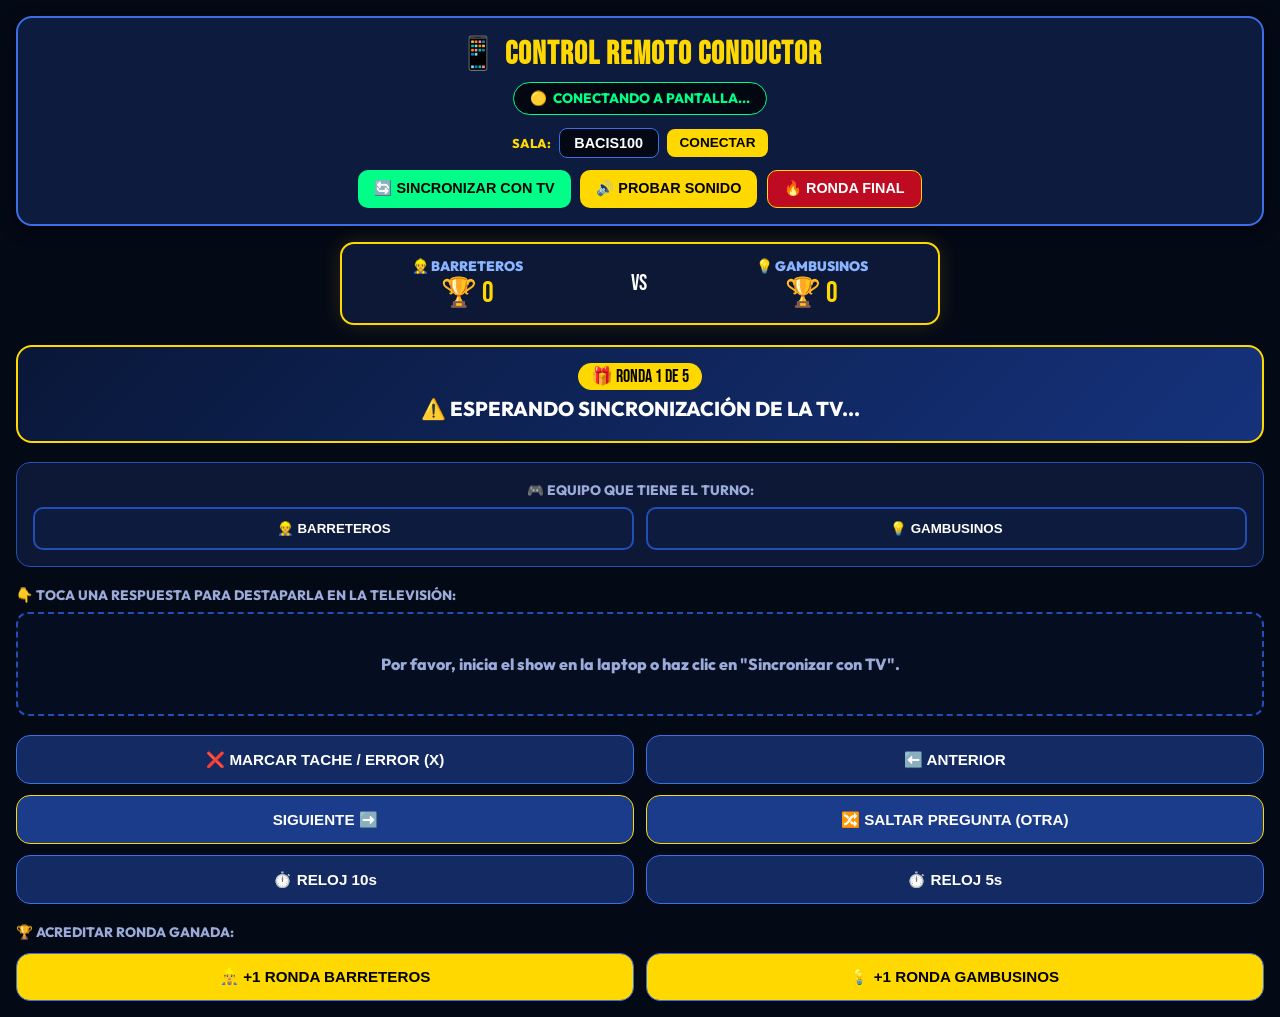
<file: conductor.html>
<!DOCTYPE html>
<html lang="es">
<head>
    <meta charset="UTF-8">
    <meta name="viewport" content="width=device-width, initial-scale=1.0, maximum-scale=1.0, user-scalable=no">
    <title>CONTROL REMOTO CONDUCTOR - 100 MINEROS DIJERON</title>
    <link rel="stylesheet" href="style.css">
    <style>
        body {
            background: #040916;
            color: #fff;
            padding: 1rem;
            font-family: 'Outfit', sans-serif;
        }
        .remote-header {
            background: #0d1b3e;
            border: 2px solid #3c6fe6;
            border-radius: 16px;
            padding: 1rem;
            text-align: center;
            margin-bottom: 1rem;
            box-shadow: 0 4px 15px rgba(0,0,0,0.6);
        }
        .remote-status {
            display: inline-flex;
            align-items: center;
            gap: 0.4rem;
            background: #030712;
            border: 1px solid #00ff88;
            color: #00ff88;
            padding: 0.4rem 1rem;
            border-radius: 999px;
            font-size: 0.85rem;
            font-weight: 800;
            margin-top: 0.5rem;
        }
        .room-config-panel {
            margin-top: 0.8rem;
            display: flex;
            justify-content: center;
            align-items: center;
            gap: 0.5rem;
        }
        .room-input {
            background: #040814;
            border: 1px solid #3c6fe6;
            color: #fff;
            padding: 0.4rem 0.8rem;
            border-radius: 8px;
            font-weight: 800;
            font-size: 0.9rem;
            width: 100px;
            text-align: center;
            text-transform: uppercase;
        }
        .btn-room-save {
            background: #ffd800;
            color: #000;
            border: none;
            padding: 0.4rem 0.8rem;
            border-radius: 8px;
            font-weight: 900;
            cursor: pointer;
            font-size: 0.85rem;
        }
        .q-display {
            background: linear-gradient(135deg, #091738 0%, #15327c 100%);
            border: 2px solid #ffd800;
            border-radius: 16px;
            padding: 1.2rem;
            margin-bottom: 1.2rem;
            text-align: center;
        }
        .q-text {
            font-size: 1.25rem;
            font-weight: 800;
            color: #fff;
            line-height: 1.35;
            margin-top: 0.5rem;
        }
        .remote-actions {
            display: grid;
            grid-template-columns: 1fr 1fr;
            gap: 0.7rem;
            margin-bottom: 1.2rem;
        }
        .btn-remote {
            padding: 0.9rem;
            border-radius: 14px;
            font-weight: 800;
            font-size: 0.95rem;
            border: 1px solid #3c6fe6;
            background: #142a63;
            color: #fff;
            cursor: pointer;
            display: flex;
            align-items: center;
            justify-content: center;
            gap: 0.5rem;
            text-align: center;
        }
        .btn-remote:active { transform: scale(0.96); }
        
        /* Estilos Dinero Rápido */
        .fast-question-card {
            background: #0d1b3e;
            border: 2px solid #3c6fe6;
            border-radius: 12px;
            padding: 0.75rem;
            margin-bottom: 0.8rem;
        }
        .fast-inputs-grid {
            display: grid;
            grid-template-columns: 1fr 1fr;
            gap: 0.5rem;
            margin-top: 0.6rem;
        }
        .player-col {
            background: rgba(4, 8, 20, 0.6);
            border: 1px solid #234eb6;
            border-radius: 10px;
            padding: 0.5rem;
        }
        .fast-btn-select {
            background: #15327c;
            border: 1px solid #3c6fe6;
            color: #fff;
            padding: 0.3rem 0.5rem;
            border-radius: 6px;
            font-size: 0.72rem;
            font-weight: 700;
            cursor: pointer;
            margin: 0.15rem;
            display: inline-block;
        }
        .fast-btn-select.selected {
            background: #ffd800;
            color: #000;
            border-color: #ffd800;
        }

        /* Estilos Tablero Normal Conductor (Respuestas) */
        .answers-remote-grid {
            display: grid;
            grid-template-columns: 1fr;
            gap: 0.6rem;
            margin-bottom: 1.2rem;
        }
        .ans-remote-card {
            background: #0d1b3e;
            border: 2px solid #3c6fe6;
            border-radius: 12px;
            padding: 0.75rem 1rem;
            display: flex;
            justify-content: space-between;
            align-items: center;
            cursor: pointer;
            transition: all 0.2s;
            font-weight: 800;
            color: #fff;
            text-decoration: none;
        }
        .ans-remote-card:active {
            transform: scale(0.97);
        }
        .ans-remote-card.revealed {
            background: #112a66;
            border-color: #ffd800;
            color: #ffd800;
            box-shadow: 0 0 10px rgba(255, 216, 0, 0.2);
        }
        .ans-remote-num {
            background: #ffd800;
            color: #000;
            font-family: 'Bebas Neue', sans-serif;
            font-size: 1.1rem;
            width: 24px;
            height: 24px;
            border-radius: 50%;
            display: flex;
            align-items: center;
            justify-content: center;
            flex-shrink: 0;
        }
        .ans-remote-text {
            flex: 1;
            margin-left: 0.8rem;
            text-align: left;
            font-size: 0.95rem;
            text-transform: uppercase;
        }
        .ans-remote-pts {
            background: #040814;
            border: 1px solid #ffd800;
            color: #ffd800;
            padding: 0.2rem 0.6rem;
            border-radius: 6px;
            font-family: 'Bebas Neue', sans-serif;
            font-size: 1.1rem;
            flex-shrink: 0;
            text-align: center;
            min-width: 35px;
        }
    </style>
</head>
<body>

    <div class="remote-header">
        <h2 style="font-family: 'Bebas Neue', sans-serif; font-size: 2rem; color: #ffd800; letter-spacing: 1px;">
            📱 CONTROL REMOTO CONDUCTOR
        </h2>
        <div class="remote-status" id="connectionStatus">
            <span>🟡</span> CONECTANDO A PANTALLA...
        </div>
        
        <div class="room-config-panel">
            <label for="roomCodeInput" style="font-size: 0.8rem; font-weight: 800; color: #ffd800;">SALA:</label>
            <input type="text" id="roomCodeInput" class="room-input" value="BACIS100">
            <button id="btnSaveRoomCode" class="btn-room-save">CONECTAR</button>
        </div>

        <div style="display:flex; justify-content:center; gap:0.6rem; margin-top:0.7rem; flex-wrap:wrap;">
            <button id="btnForceSyncState" style="background:#00ff88; color:#000; border:none; border-radius:10px; padding:0.6rem 1rem; font-size:0.9rem; font-weight:900; cursor:pointer;">
                🔄 SINCRONIZAR CON TV
            </button>
            <button id="btnTestSoundRemote" style="background:#ffd800; color:#000; border:none; border-radius:10px; padding:0.6rem 1rem; font-size:0.9rem; font-weight:900; cursor:pointer;">
                🔊 PROBAR SONIDO
            </button>
            <button id="btnToggleFastMoneyRemote" style="background:#be0b21; border:1px solid #ffd800; color:#fff; border-radius:10px; padding:0.6rem 1rem; font-size:0.9rem; font-weight:800; cursor:pointer;">
                🔥 RONDA FINAL
            </button>
        </div>
    </div>

    <!-- TOAST DE CONFIRMACIÓN EN EL CELULAR -->
    <div id="remoteToast" style="position:fixed; bottom:24px; left:50%; transform:translateX(-50%); background:#00ff88; color:#000; font-weight:900; padding:0.8rem 1.4rem; border-radius:999px; box-shadow:0 6px 28px rgba(0,255,136,0.7); z-index:9999; display:none; font-size:0.95rem; text-align:center; pointer-events:none;">
        🎉 ¡Comando Enviado a TV!
    </div>

    <!-- MARCADOR EN VIVO DE RONDAS GANADAS -->
    <div id="remoteScoreBanner" style="background:#0c1836; border:2px solid #ffd800; border-radius:14px; padding:0.8rem 1rem; margin:0.8rem auto 1.2rem auto; max-width:600px; display:flex; justify-content:space-around; align-items:center; box-shadow:0 0 20px rgba(255,216,0,0.15);">
        <div style="text-align:center;">
            <div id="scoreT1Name" style="font-weight:900; font-size:0.85rem; color:#8ab4ff;">👷‍♂️ BARRETEROS</div>
            <div id="scoreT1Value" style="font-family:'Bebas Neue'; font-size:1.8rem; color:#ffd800;">🏆 0</div>
        </div>
        <div style="font-family:'Bebas Neue'; font-size:1.4rem; color:#fff;">VS</div>
        <div style="text-align:center;">
            <div id="scoreT2Name" style="font-weight:900; font-size:0.85rem; color:#8ab4ff;">💡 GAMBUSINOS</div>
            <div id="scoreT2Value" style="font-family:'Bebas Neue'; font-size:1.8rem; color:#ffd800;">🏆 0</div>
        </div>
    </div>

    <!-- ==========================================
       VISTA 1: JUEGO NORMAL DE TABLERO
       ========================================== -->
    <div id="normalGameRemoteView">
        <div class="q-display">
            <span id="remoteRoundBadge" style="background:#ffd800; color:#000; font-family:'Bebas Neue'; font-size:1.1rem; padding:0.2rem 0.8rem; border-radius:999px;">
                🎁 RONDA 1 DE 5
            </span>
            <div id="remoteQuestionText" class="q-text">Sincronizando pregunta...</div>
        </div>

        <div style="background:#0c1836; border:1px solid #234eb6; border-radius:14px; padding:1rem; margin-bottom:1.2rem; text-align:center;">
            <span style="font-size: 0.85rem; color: #9baad8; font-weight: 800; text-transform: uppercase;">
                🎮 EQUIPO QUE TIENE EL TURNO:
            </span>
            <div style="display:grid; grid-template-columns: 1fr 1fr; gap:0.7rem; margin-top:0.5rem;">
                <button id="btnTurnT1" style="padding:0.75rem; border-radius:10px; border:2px solid #234eb6; background:#0d1b3e; color:#fff; font-weight:800; cursor:pointer;">👷‍♂️ BARRETEROS</button>
                <button id="btnTurnT2" style="padding:0.75rem; border-radius:10px; border:2px solid #234eb6; background:#0d1b3e; color:#fff; font-weight:800; cursor:pointer;">💡 GAMBUSINOS</button>
            </div>
        </div>

        <div id="stealWarningPanel" style="display: none; background:#be0b21; color:#fff; border:2px solid #ff4e62; border-radius:12px; padding:0.8rem; text-align:center; font-weight:900; font-size:1rem; margin-bottom:1.2rem;">
            🚨 ¡3 STRIKES! OPORTUNIDAD DE ROBO
        </div>

        <div style="font-size: 0.85rem; color: #9baad8; font-weight: 800; margin-bottom: 0.5rem; text-transform: uppercase;">
            👇 Toca una respuesta para destaparla en la televisión:
        </div>
        <div id="remoteAnswersGrid" class="answers-remote-grid"></div>

        <div class="remote-actions">
            <button id="remBtnStrike" class="btn-remote btn-strike-remote">
                ❌ MARCAR TACHE / ERROR (X)
            </button>
            <button id="remBtnPrev" class="btn-remote">
                ⬅️ ANTERIOR
            </button>
            <button id="remBtnNext" class="btn-remote" style="background:#1b3b8b; border-color:#ffd800;">
                SIGUIENTE ➡️
            </button>
            <button id="btnForceSync" class="btn-remote" style="background:#1b3b8b; border-color:#ffd800;">
                🔀 SALTAR PREGUNTA (OTRA)
            </button>
            <button id="remBtnTimer10" class="btn-remote">
                ⏱️ RELOJ 10s
            </button>
            <button id="remBtnTimer5" class="btn-remote">
                ⏱️ RELOJ 5s
            </button>
        </div>

        <div class="round-award-section">
            <div style="font-size:0.85rem; color:#9baad8; font-weight:800; margin-bottom:0.7rem; text-transform:uppercase;">
                🏆 Acreditar Ronda Ganada:
            </div>
            <div style="display:grid; grid-template-columns: 1fr 1fr; gap:0.7rem;">
                <button id="remAwardT1" class="btn-remote" style="background:#ffd800; color:#000; font-weight:900;">
                    👷‍♂️ +1 RONDA BARRETEROS
                </button>
                <button id="remAwardT2" class="btn-remote" style="background:#ffd800; color:#000; font-weight:900;">
                    💡 +1 RONDA GAMBUSINOS
                </button>
            </div>
        </div>
    </div>

    <!-- ==========================================
       VISTA 2: CONTROLES RONDA FINAL
       ========================================== -->
    <div id="fastMoneyRemoteView" style="display: none;">
        <div class="q-display" style="background: linear-gradient(135deg, #be0b21, #0d1b3e);">
            <div style="font-family:'Bebas Neue'; font-size:2rem; color:#ffd800;">🔥 MODO RONDA FINAL</div>
            <div style="display:flex; justify-content:center; gap:0.5rem; margin-top:0.7rem;">
                <button id="btnFastTimer20" class="btn-remote" style="padding:0.4rem 0.8rem; font-size:0.8rem;">⏱️ RELOJ 20s</button>
                <button id="btnFastTimer25" class="btn-remote" style="padding:0.4rem 0.8rem; font-size:0.8rem;">⏱️ RELOJ 25s</button>
                <button id="btnFastTimerStop" class="btn-remote" style="background:#8f0d1b; border-color:#ff4e62; padding:0.4rem 0.8rem; font-size:0.8rem;">⏹️ PARAR</button>
            </div>
        </div>

        <!-- LISTA DE PREGUNTAS DINERO RÁPIDO CON CONTENEDOR DESPLAZABLE -->
        <div id="fastQuestionsRemoteList" style="max-height: 60vh; overflow-y: auto; padding-right: 0.3rem; margin-top: 1rem;">
            <!-- Autogenerado -->
        </div>
    </div>

    <script src="questions.js"></script>
    <script>
        let currentQuestion = null; // Inicia en nulo para forzar la sincronización correcta de la TV
        let revealedIndexes = [];
        let roomCode = localStorage.getItem('bacis_room_code') || 'BACIS100';
        let eventSource = null;
        let activeTeam = null;
        let stealMode = false;
        
        // Estado Dinero Rápido local
        let fastMoneyMode = false;
        let fastQuestions = FAST_MONEY_QUESTIONS;
        let fastAnswers = { player1: ["","","","",""], player2: ["","","","",""] };
        let fastPoints = { player1: [0,0,0,0,0], player2: [0,0,0,0,0] };
        let fastRevealed = { player1: [false,false,false,false,false], player2: [false,false,false,false,false] };
        let fastPointsRevealed = { player1: [false,false,false,false,false], player2: [false,false,false,false,false] };

        document.getElementById('roomCodeInput').value = roomCode;

        function setConnectedUI() {
            const statusEl = document.getElementById('connectionStatus');
            statusEl.classList.add('connected');
            statusEl.innerHTML = `<span>🟢</span> SALA: ${roomCode}`;
        }

        // ==========================================
        // 1. MOTOR LOCAL: BroadcastChannel
        // ==========================================
        const channel = new BroadcastChannel('bacis_game_channel');
        channel.onmessage = (event) => {
            if (event.data && event.data.type === 'SYNC_STATE') {
                applySyncState(event.data);
            }
        };

        // ==========================================
        // 2. MOTOR NUBE GLOBAL: SSE (ntfy.sh)
        // ==========================================
        function setupCloudSSE() {
            if (eventSource) {
                eventSource.close();
            }

            const topicState = `bacis_100mineros_state_${roomCode.toLowerCase()}`;
            eventSource = new EventSource(`https://ntfy.sh/${topicState}/sse`);
            
            eventSource.onopen = () => {
                setConnectedUI();
                sendRemoteCommand('REQUEST_SYNC');
            };

            eventSource.onmessage = (event) => {
                try {
                    const data = JSON.parse(event.data);
                    if (data && data.message) {
                        const state = JSON.parse(data.message);
                        if (state && state.type === 'SYNC_STATE') {
                            applySyncState(state);
                        }
                    }
                } catch(e) {}
            };
        }

        function showToast(msg, color = '#00ff88') {
            const toast = document.getElementById('remoteToast');
            if (!toast) return;
            toast.textContent = msg;
            toast.style.background = color;
            toast.style.color = color === '#00ff88' || color === '#ffd800' ? '#000' : '#fff';
            toast.style.display = 'block';
            setTimeout(() => {
                toast.style.display = 'none';
            }, 2500);
        }

        function applySyncState(data) {
            fastMoneyMode = data.fastMoneyMode || false;
            
            // Actualizar Marcador en Vivo
            const t1Name = data.team1Name || 'BARRETEROS';
            const t2Name = data.team2Name || 'GAMBUSINOS';
            const t1Wins = data.team1RoundsWon || 0;
            const t2Wins = data.team2RoundsWon || 0;
            const qNum = (typeof data.currentQuestionIndex === 'number') ? (data.currentQuestionIndex + 1) : '?';
            const totalQ = data.totalQuestions || 65;

            const scoreT1Name = document.getElementById('scoreT1Name');
            const scoreT1Val = document.getElementById('scoreT1Value');
            const scoreT2Name = document.getElementById('scoreT2Name');
            const scoreT2Val = document.getElementById('scoreT2Value');
            if (scoreT1Name) scoreT1Name.textContent = `👷‍♂️ ${t1Name}`;
            if (scoreT1Val) scoreT1Val.textContent = `🏆 ${t1Wins}`;
            if (scoreT2Name) scoreT2Name.textContent = `💡 ${t2Name}`;
            if (scoreT2Val) scoreT2Val.textContent = `🏆 ${t2Wins}`;

            // Alternar vistas principales
            if (fastMoneyMode) {
                document.getElementById('normalGameRemoteView').style.display = 'none';
                document.getElementById('fastMoneyRemoteView').style.display = 'block';
                document.getElementById('btnToggleFastMoneyRemote').textContent = '📺 JUEGO NORMAL';
                
                // Actualizar datos de Dinero Rápido
                fastAnswers = data.fastAnswers || fastAnswers;
                fastPoints = data.fastPoints || fastPoints;
                fastRevealed = data.fastRevealed || fastRevealed;
                fastPointsRevealed = data.fastPointsRevealed || fastPointsRevealed;
                
                renderFastMoneyRemote();
            } else {
                document.getElementById('normalGameRemoteView').style.display = 'block';
                document.getElementById('fastMoneyRemoteView').style.display = 'none';
                document.getElementById('btnToggleFastMoneyRemote').textContent = '🔥 RONDA FINAL';
                
                // Datos del juego normal
                currentQuestion = data.question;
                revealedIndexes = data.revealedIndexes || [];
                activeTeam = data.activeTeam;
                stealMode = data.stealMode;
                
                document.getElementById('remoteRoundBadge').textContent = `🎁 RONDA ${data.round || 1} DE 5 • P. ${qNum}/${totalQ}`;
                
                // Selector de turnos y botones de acreditar ronda
                document.getElementById('btnTurnT1').textContent = `👷‍♂️ ${t1Name}`;
                document.getElementById('btnTurnT2').textContent = `💡 ${t2Name}`;
                document.getElementById('remAwardT1').textContent = `👷‍♂️ +1 RONDA ${t1Name} (🏆 ${t1Wins})`;
                document.getElementById('remAwardT2').textContent = `💡 +1 RONDA ${t2Name} (🏆 ${t2Wins})`;

                document.getElementById('btnTurnT1').style.background = activeTeam === 'team1' ? '#ffd800' : '#0d1b3e';
                document.getElementById('btnTurnT1').style.color = activeTeam === 'team1' ? '#000' : '#fff';
                document.getElementById('btnTurnT2').style.background = activeTeam === 'team2' ? '#ffd800' : '#0d1b3e';
                document.getElementById('btnTurnT2').style.color = activeTeam === 'team2' ? '#000' : '#fff';

                const warningPanel = document.getElementById('stealWarningPanel');
                warningPanel.style.display = stealMode ? 'block' : 'none';

                renderRemoteScreen();
            }
        }

        function renderRemoteScreen() {
            const grid = document.getElementById('remoteAnswersGrid');
            if (!currentQuestion) {
                document.getElementById('remoteQuestionText').textContent = "⚠️ ESPERANDO SINCRONIZACIÓN DE LA TV...";
                grid.innerHTML = '<div style="grid-column: 1 / -1; text-align:center; padding:2.5rem; color:#9baad8; font-weight:800; font-size:1rem; border:2px dashed #234eb6; border-radius:12px; background:rgba(13,27,62,0.3);">Por favor, inicia el show en la laptop o haz clic en "Sincronizar con TV".</div>';
                return;
            }
            document.getElementById('remoteQuestionText').textContent = currentQuestion.question;
            grid.innerHTML = '';

            currentQuestion.answers.forEach((ans, idx) => {
                const isRevealed = revealedIndexes.includes(idx);
                const card = document.createElement('div');
                card.className = `ans-remote-card ${isRevealed ? 'revealed' : ''}`;
                card.innerHTML = `
                    <div class="ans-remote-num">${idx + 1}</div>
                    <span class="ans-remote-text">${ans.text}</span>
                    <span class="ans-remote-pts">${ans.points}</span>
                `;

                card.addEventListener('click', () => {
                    sendRemoteCommand('REVEAL_CARD', { cardIndex: idx });
                    card.classList.add('revealed');
                });

                grid.appendChild(card);
            });
        }

        // ==========================================
        // RENDER DINERO RÁPIDO EN EL CELULAR
        // ==========================================
        function renderFastMoneyRemote() {
            const list = document.getElementById('fastQuestionsRemoteList');
            list.innerHTML = '';

            fastQuestions.forEach((q, idx) => {
                const card = document.createElement('div');
                card.className = 'fast-question-card';
                
                // P1 info
                const p1Ans = fastAnswers.player1[idx];
                const p1Pts = fastPoints.player1[idx];
                const p1AnsRev = fastRevealed.player1[idx];
                const p1PtsRev = fastPointsRevealed.player1[idx];

                // P2 info
                const p2Ans = fastAnswers.player2[idx];
                const p2Pts = fastPoints.player2[idx];
                const p2AnsRev = fastRevealed.player2[idx];
                const p2PtsRev = fastPointsRevealed.player2[idx];

                let p1OptionsHTML = '';
                let p2OptionsHTML = '';

                // Crear botones para cada respuesta oficial
                q.answers.forEach(a => {
                    const isSelectedP1 = p1Ans === a.text;
                    const isSelectedP2 = p2Ans === a.text;
                    const isRepeated = p1Ans === a.text && a.text !== 'OTRO / CERO' && p1Ans !== "";
                    
                    p1OptionsHTML += `<button class="fast-btn-select ${isSelectedP1 ? 'selected' : ''}" onclick="selectFastAnswer('player1', ${idx}, '${a.text}', ${a.points}, false)">${a.text} (${a.points})</button>`;
                    p2OptionsHTML += `<button class="fast-btn-select ${isSelectedP2 ? 'selected' : ''}" style="${isRepeated ? 'border: 2px solid #ff1e38; color: #ff1e38;' : ''}" onclick="selectFastAnswer('player2', ${idx}, '${a.text}', ${a.points}, ${isRepeated})">${a.text} (${a.points})${isRepeated ? ' ⚠️' : ''}</button>`;
                });

                // Opción 0 Puntos
                p1OptionsHTML += `<button class="fast-btn-select ${p1Ans === 'OTRO / CERO' ? 'selected' : ''}" onclick="selectFastAnswer('player1', ${idx}, 'OTRO / CERO', 0, false)">OTRO (0)</button>`;
                p2OptionsHTML += `<button class="fast-btn-select ${p2Ans === 'OTRO / CERO' ? 'selected' : ''}" onclick="selectFastAnswer('player2', ${idx}, 'OTRO / CERO', 0, false)">OTRO (0)</button>`;

                card.innerHTML = `
                    <div style="font-weight:800; font-size:1.05rem; border-bottom:1px solid #3c6fe6; padding-bottom:0.4rem; color:#ffd800;">
                        Pregunta ${idx + 1}: ${q.question}
                    </div>
                    
                    <div class="fast-inputs-grid">
                        <!-- JUGADOR 1 -->
                        <div class="player-col">
                            <div style="font-weight:900; font-size:0.8rem; margin-bottom:0.4rem; color:#8ab4ff;">👷‍♂️ JUGADOR 1:</div>
                            <div style="margin-bottom:0.5rem;">${p1OptionsHTML}</div>
                            
                            <div style="display:flex; gap:0.4rem; margin-top:0.6rem;">
                                <button class="btn-room-save" style="background:${p1AnsRev ? '#234eb6' : '#ffd800'}; width:50%; font-size:0.75rem;" onclick="revealFastCell('player1', ${idx}, 'answer')">
                                    ${p1AnsRev ? '🟢 MOSTRADO' : '👁️ REVELAR R.'}
                                </button>
                                <button class="btn-room-save" style="background:${p1PtsRev ? '#234eb6' : '#ffd800'}; width:50%; font-size:0.75rem;" onclick="revealFastCell('player1', ${idx}, 'points')">
                                    ${p1PtsRev ? '🟢 MOSTRADO' : '👁️ REVELAR PTS'}
                                </button>
                            </div>
                        </div>

                        <!-- JUGADOR 2 -->
                        <div class="player-col">
                            <div style="font-weight:900; font-size:0.8rem; margin-bottom:0.4rem; color:#8ab4ff;">🔦 JUGADOR 2:</div>
                            <div style="margin-bottom:0.5rem;">${p2OptionsHTML}</div>
                            
                            <div style="display:flex; gap:0.4rem; margin-top:0.6rem;">
                                <button class="btn-room-save" style="background:${p2AnsRev ? '#234eb6' : '#ffd800'}; width:50%; font-size:0.75rem;" onclick="revealFastCell('player2', ${idx}, 'answer')">
                                    ${p2AnsRev ? '🟢 MOSTRADO' : '👁️ REVELAR R.'}
                                </button>
                                <button class="btn-room-save" style="background:${p2PtsRev ? '#234eb6' : '#ffd800'}; width:50%; font-size:0.75rem;" onclick="revealFastCell('player2', ${idx}, 'points')">
                                    ${p2PtsRev ? '🟢 MOSTRADO' : '👁️ REVELAR PTS'}
                                </button>
                            </div>
                        </div>
                    </div>
                `;
                list.appendChild(card);
            });
        }

        // Seleccionar respuesta de Dinero Rápido
        window.selectFastAnswer = function(playerKey, qIdx, answerText, pointsVal, isRepeated = false) {
            fastAnswers[playerKey][qIdx] = answerText;
            fastPoints[playerKey][qIdx] = pointsVal;
            
            // Sincronizar de inmediato con la televisión
            sendRemoteCommand('SET_FAST_DATA', {
                answers: fastAnswers,
                points: fastPoints
            });
            
            if (isRepeated) {
                sendRemoteCommand('PLAY_BUZZER');
            }
            
            renderFastMoneyRemote();
        };

        // Revelar celda de Dinero Rápido
        window.revealFastCell = function(playerKey, qIdx, cellType) {
            sendRemoteCommand('REVEAL_FAST_CELL', {
                playerKey: playerKey,
                qIdx: qIdx,
                cellType: cellType
            });
        };

        function sendRemoteCommand(actionType, payload = {}) {
            const msgId = Date.now() + '_' + Math.random().toString(36).substr(2, 9);
            const msg = { type: 'REMOTE_COMMAND', id: msgId, action: actionType, ...payload };
            channel.postMessage(msg);

            const topicCommands = `bacis_100mineros_cmd_${roomCode.toLowerCase()}`;
            fetch(`https://ntfy.sh/${topicCommands}`, {
                method: 'POST',
                body: JSON.stringify(msg)
            }).catch(() => {});
        }

        document.getElementById('btnSaveRoomCode').addEventListener('click', () => {
            const val = document.getElementById('roomCodeInput').value.trim().toUpperCase();
            if (val !== '') {
                roomCode = val;
                localStorage.setItem('bacis_room_code', roomCode);
                setupCloudSSE();
                alert(`Conectado a la sala: ${roomCode}`);
            }
        });

        // Forzar Sincronización Manual
        document.getElementById('btnForceSyncState').addEventListener('click', () => {
            sendRemoteCommand('REQUEST_SYNC');
        });

        // Alternar Dinero Rápido
        document.getElementById('btnToggleFastMoneyRemote').addEventListener('click', () => {
            sendRemoteCommand('TOGGLE_FAST_MONEY');
        });

        // Controles de turno
        document.getElementById('btnTurnT1').addEventListener('click', () => sendRemoteCommand('SET_ACTIVE_TEAM', { team: 'team1' }));
        document.getElementById('btnTurnT2').addEventListener('click', () => sendRemoteCommand('SET_ACTIVE_TEAM', { team: 'team2' }));

        // Controles de tiempo Dinero Rápido
        document.getElementById('btnFastTimer20').addEventListener('click', () => sendRemoteCommand('START_FAST_TIMER', { seconds: 20 }));
        document.getElementById('btnFastTimer25').addEventListener('click', () => sendRemoteCommand('START_FAST_TIMER', { seconds: 25 }));
        document.getElementById('btnFastTimerStop').addEventListener('click', () => sendRemoteCommand('STOP_FAST_TIMER'));

        document.getElementById('btnTestSoundRemote').addEventListener('click', () => sendRemoteCommand('TEST_SOUND'));
        document.getElementById('btnForceSync').addEventListener('click', () => sendRemoteCommand('SKIP_QUESTION'));
        document.getElementById('remBtnStrike').addEventListener('click', () => sendRemoteCommand('TRIGGER_STRIKE'));
        document.getElementById('remBtnPrev').addEventListener('click', () => sendRemoteCommand('PREV_QUESTION'));
        document.getElementById('remBtnNext').addEventListener('click', () => sendRemoteCommand('NEXT_QUESTION'));
        document.getElementById('remBtnTimer10').addEventListener('click', () => sendRemoteCommand('START_TIMER', { seconds: 10 }));
        document.getElementById('remBtnTimer5').addEventListener('click', () => sendRemoteCommand('START_TIMER', { seconds: 5 }));
        document.getElementById('remAwardT1').addEventListener('click', () => {
            showToast('🏆 ¡Enviada +1 Ronda a Barreteros!', '#ffd800');
            sendRemoteCommand('AWARD_ROUND_T1');
        });
        document.getElementById('remAwardT2').addEventListener('click', () => {
            showToast('🏆 ¡Enviada +1 Ronda a Gambusinos!', '#ffd800');
            sendRemoteCommand('AWARD_ROUND_T2');
        });

        setupCloudSSE();
        renderRemoteScreen();
    </script>
</body>
</html>
</file>
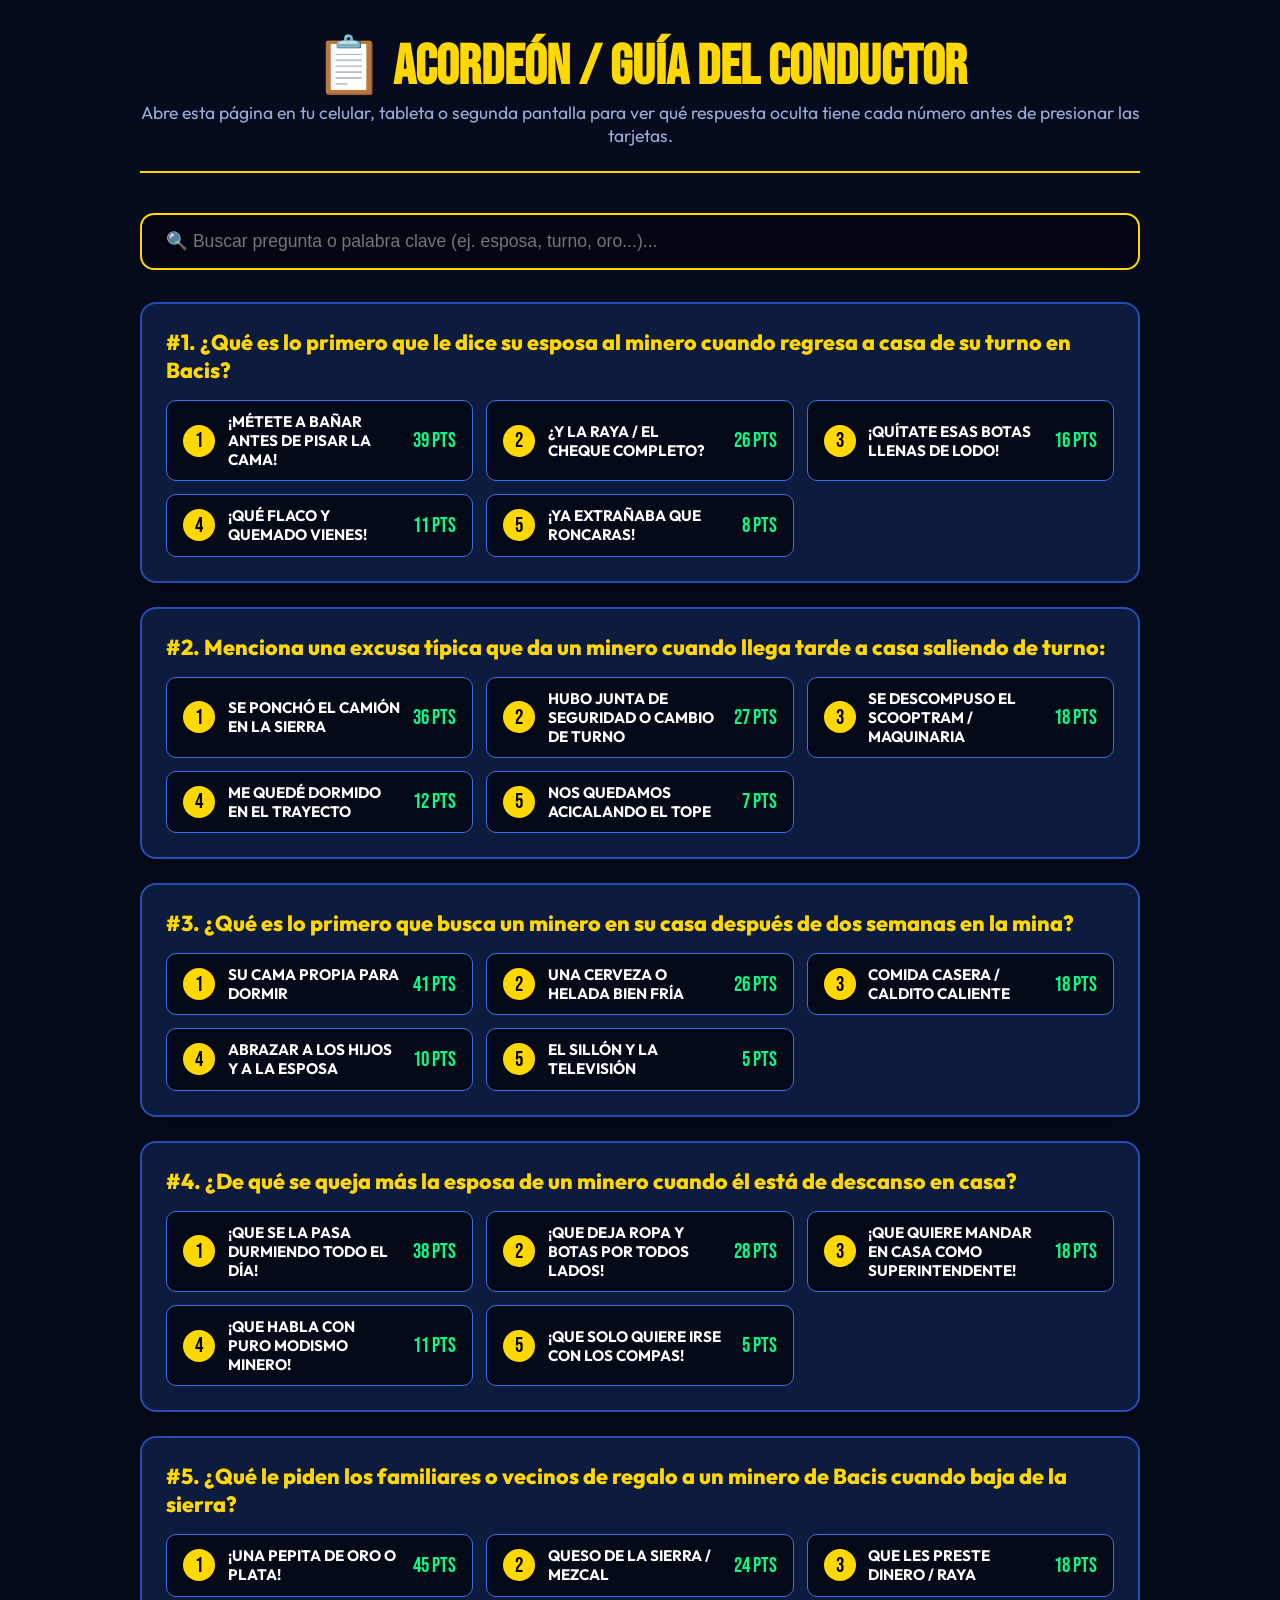
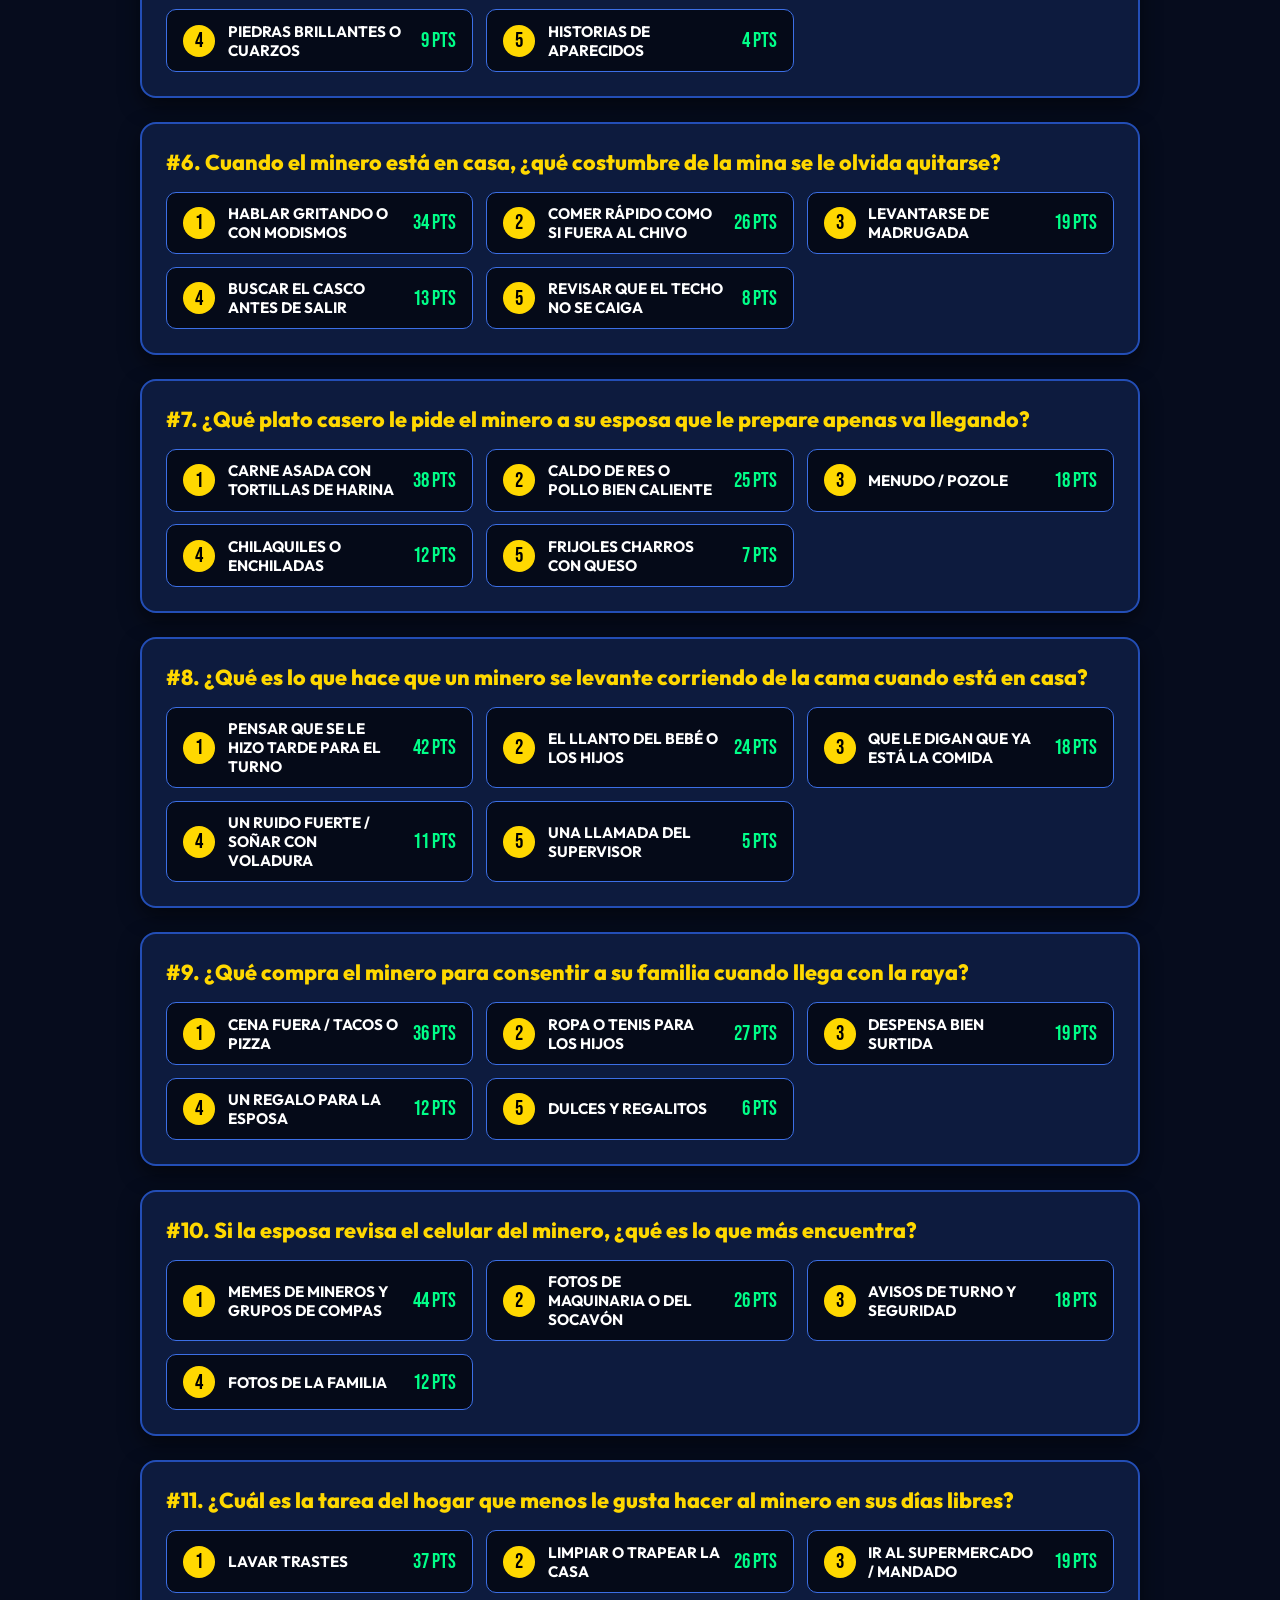
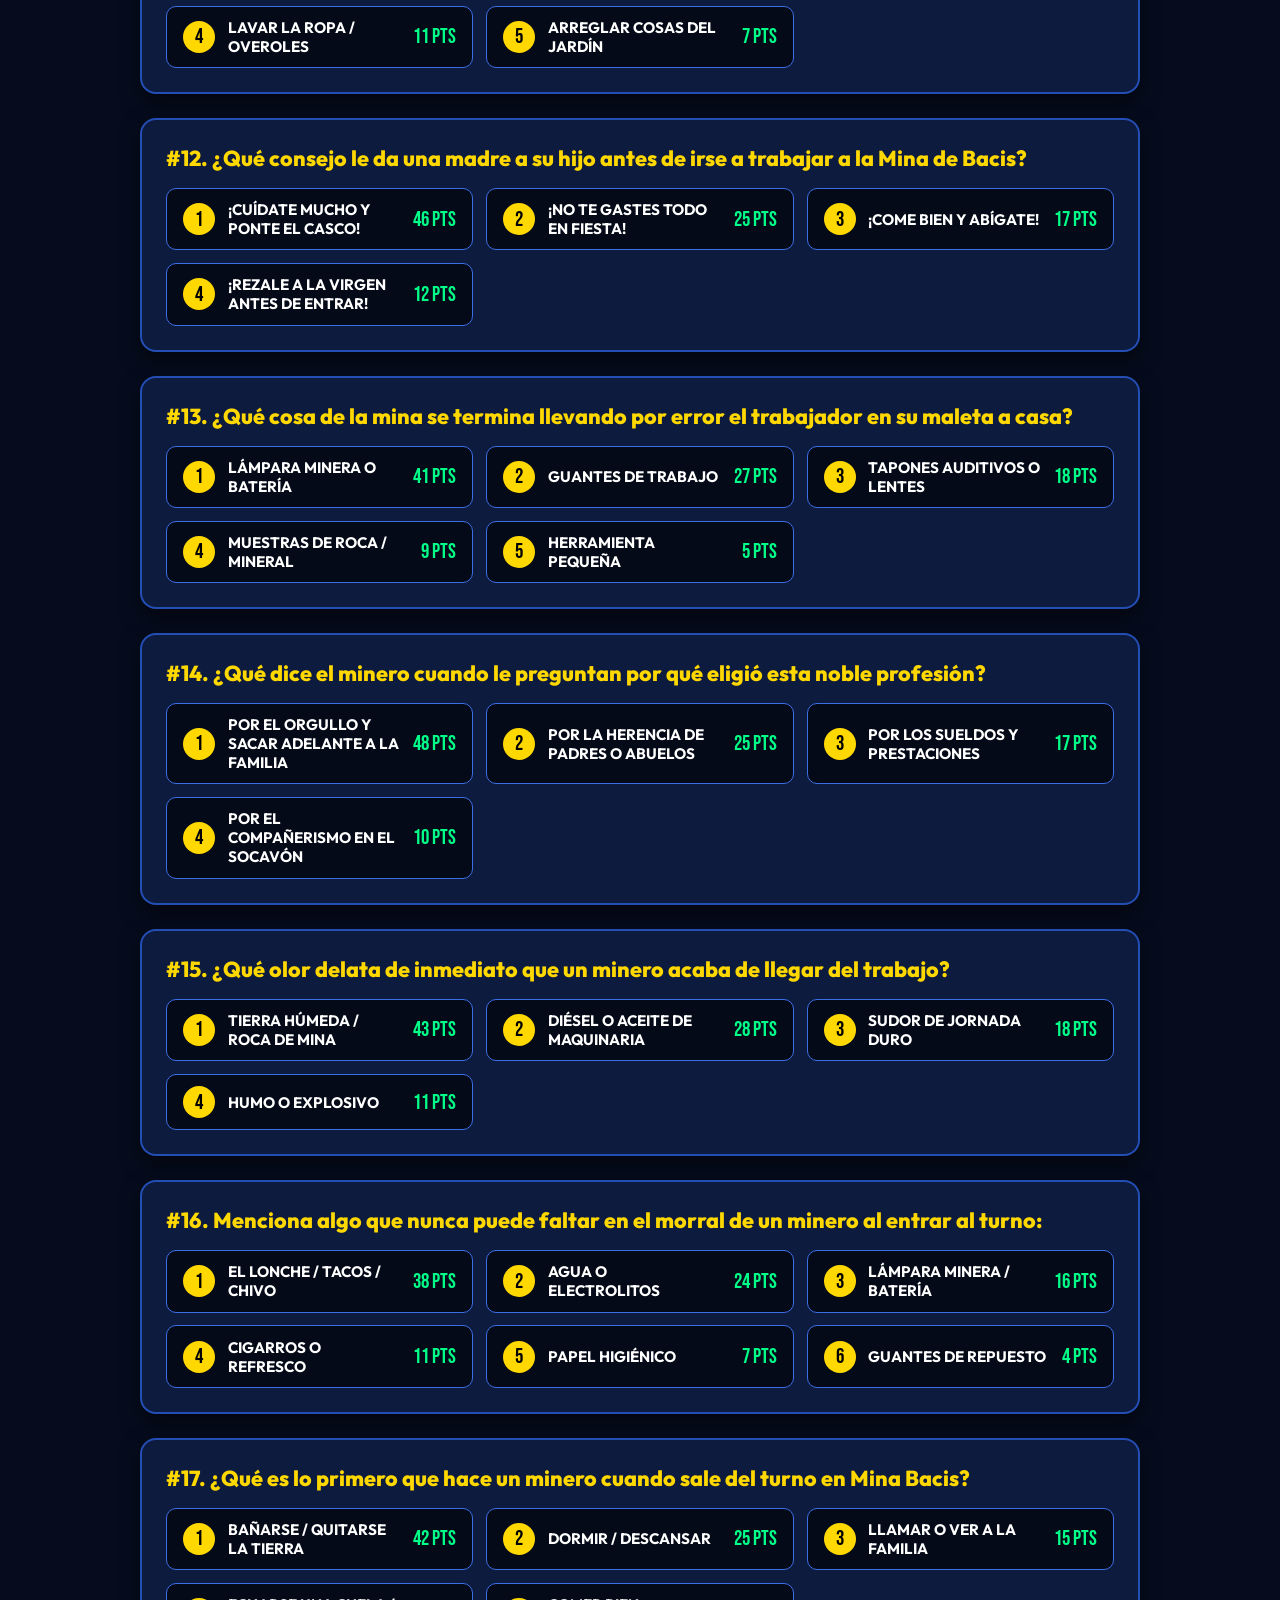
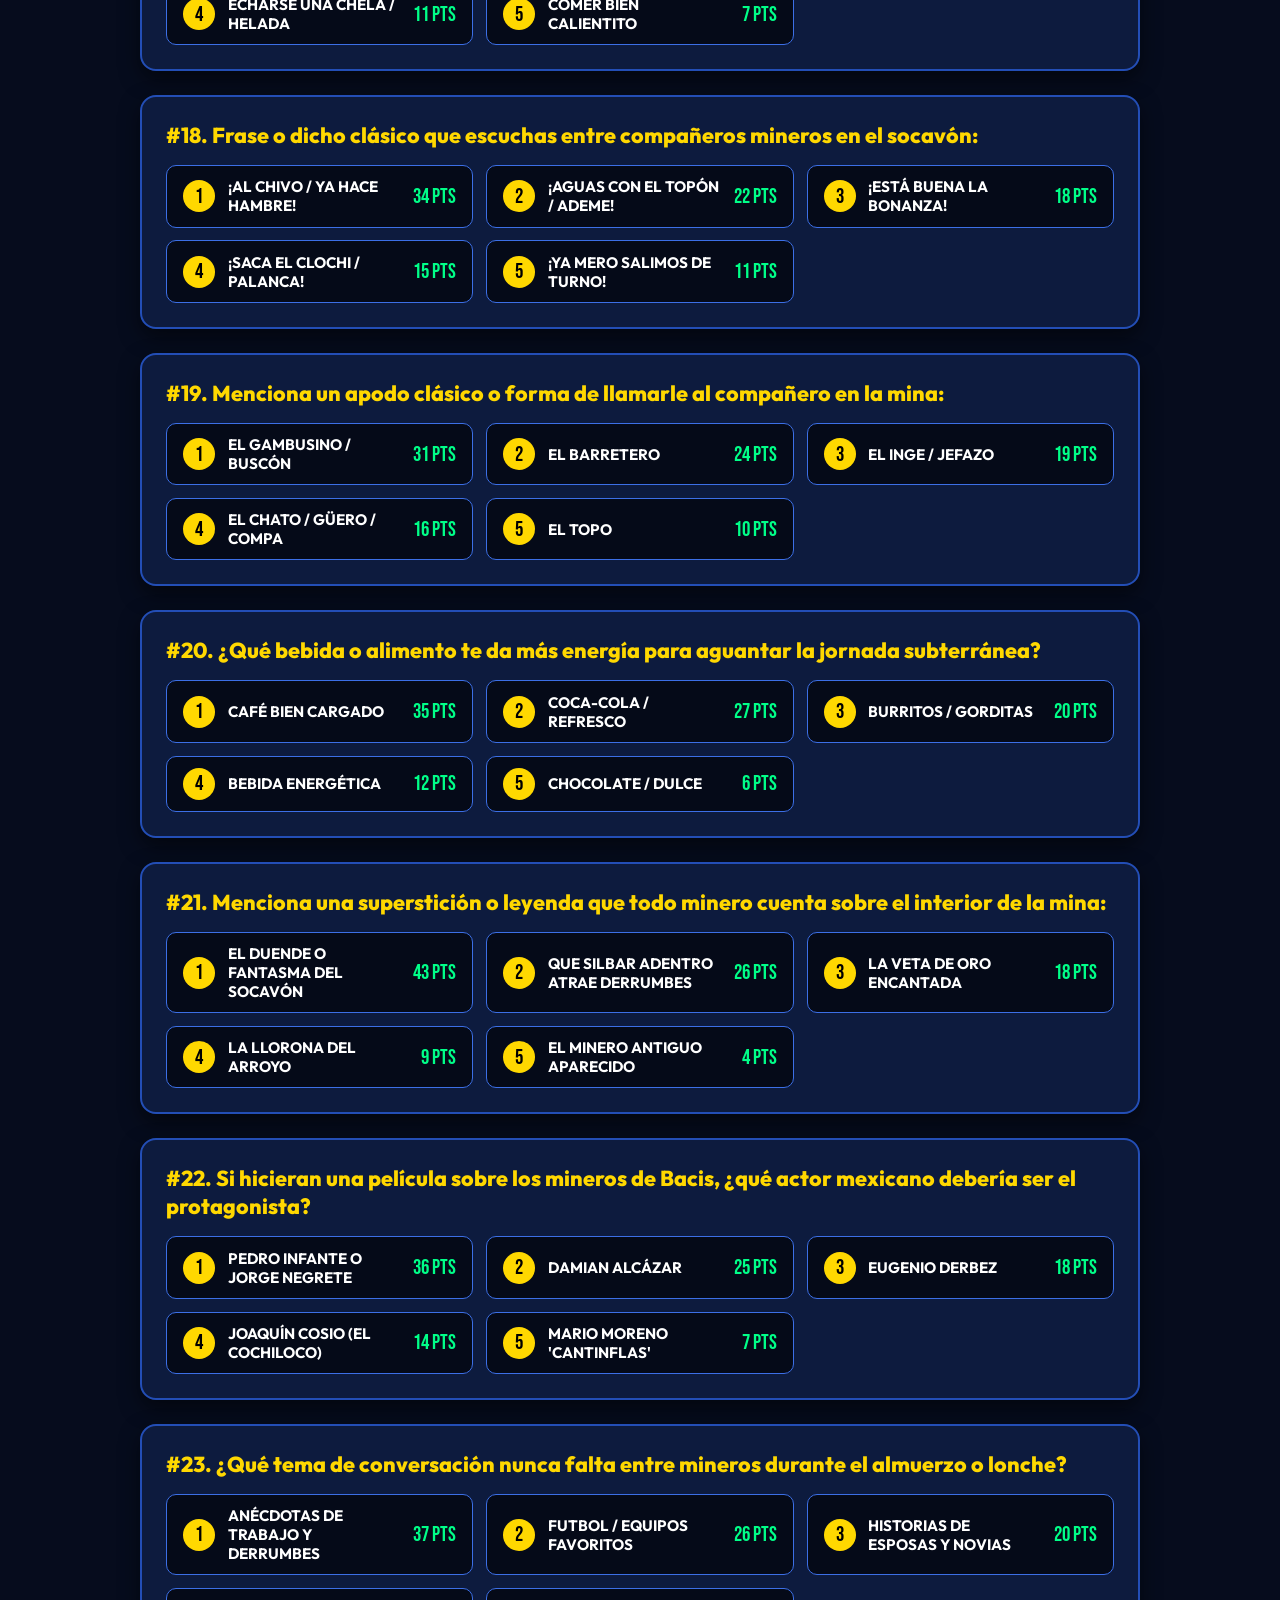
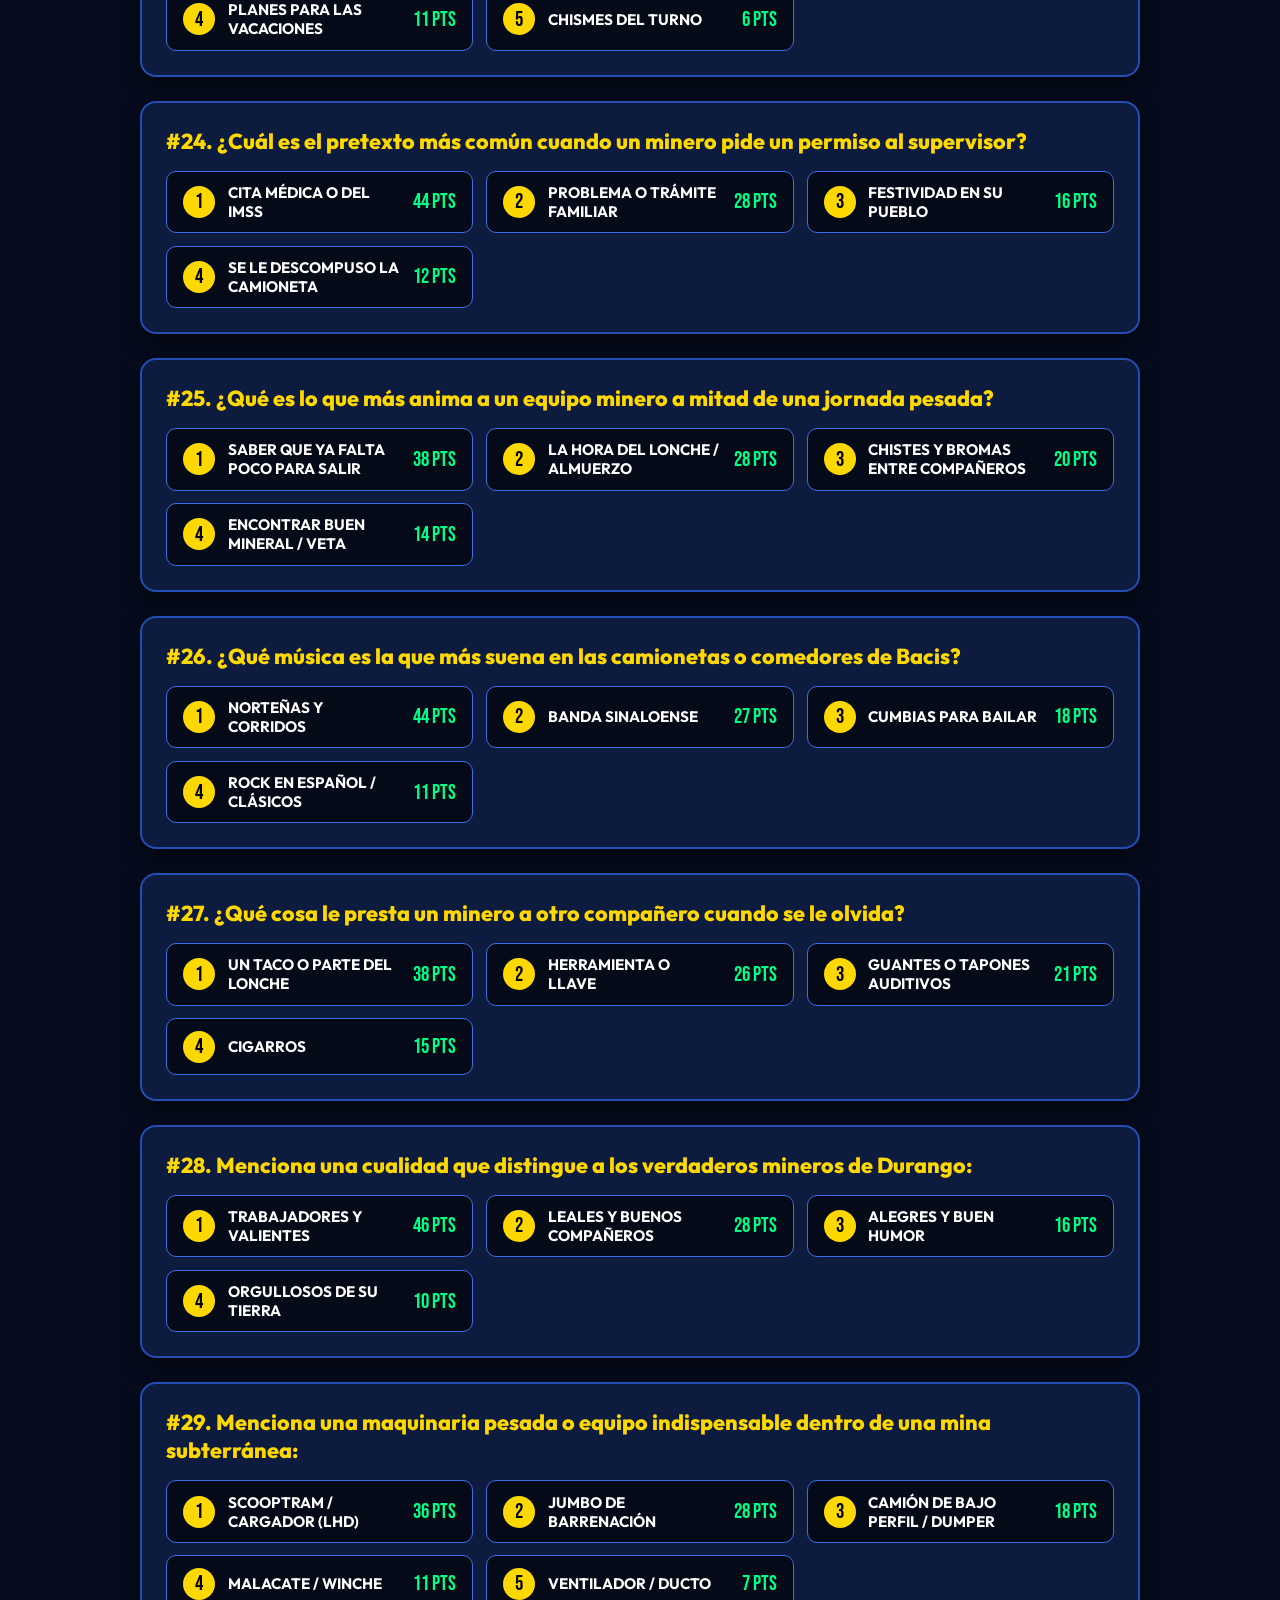
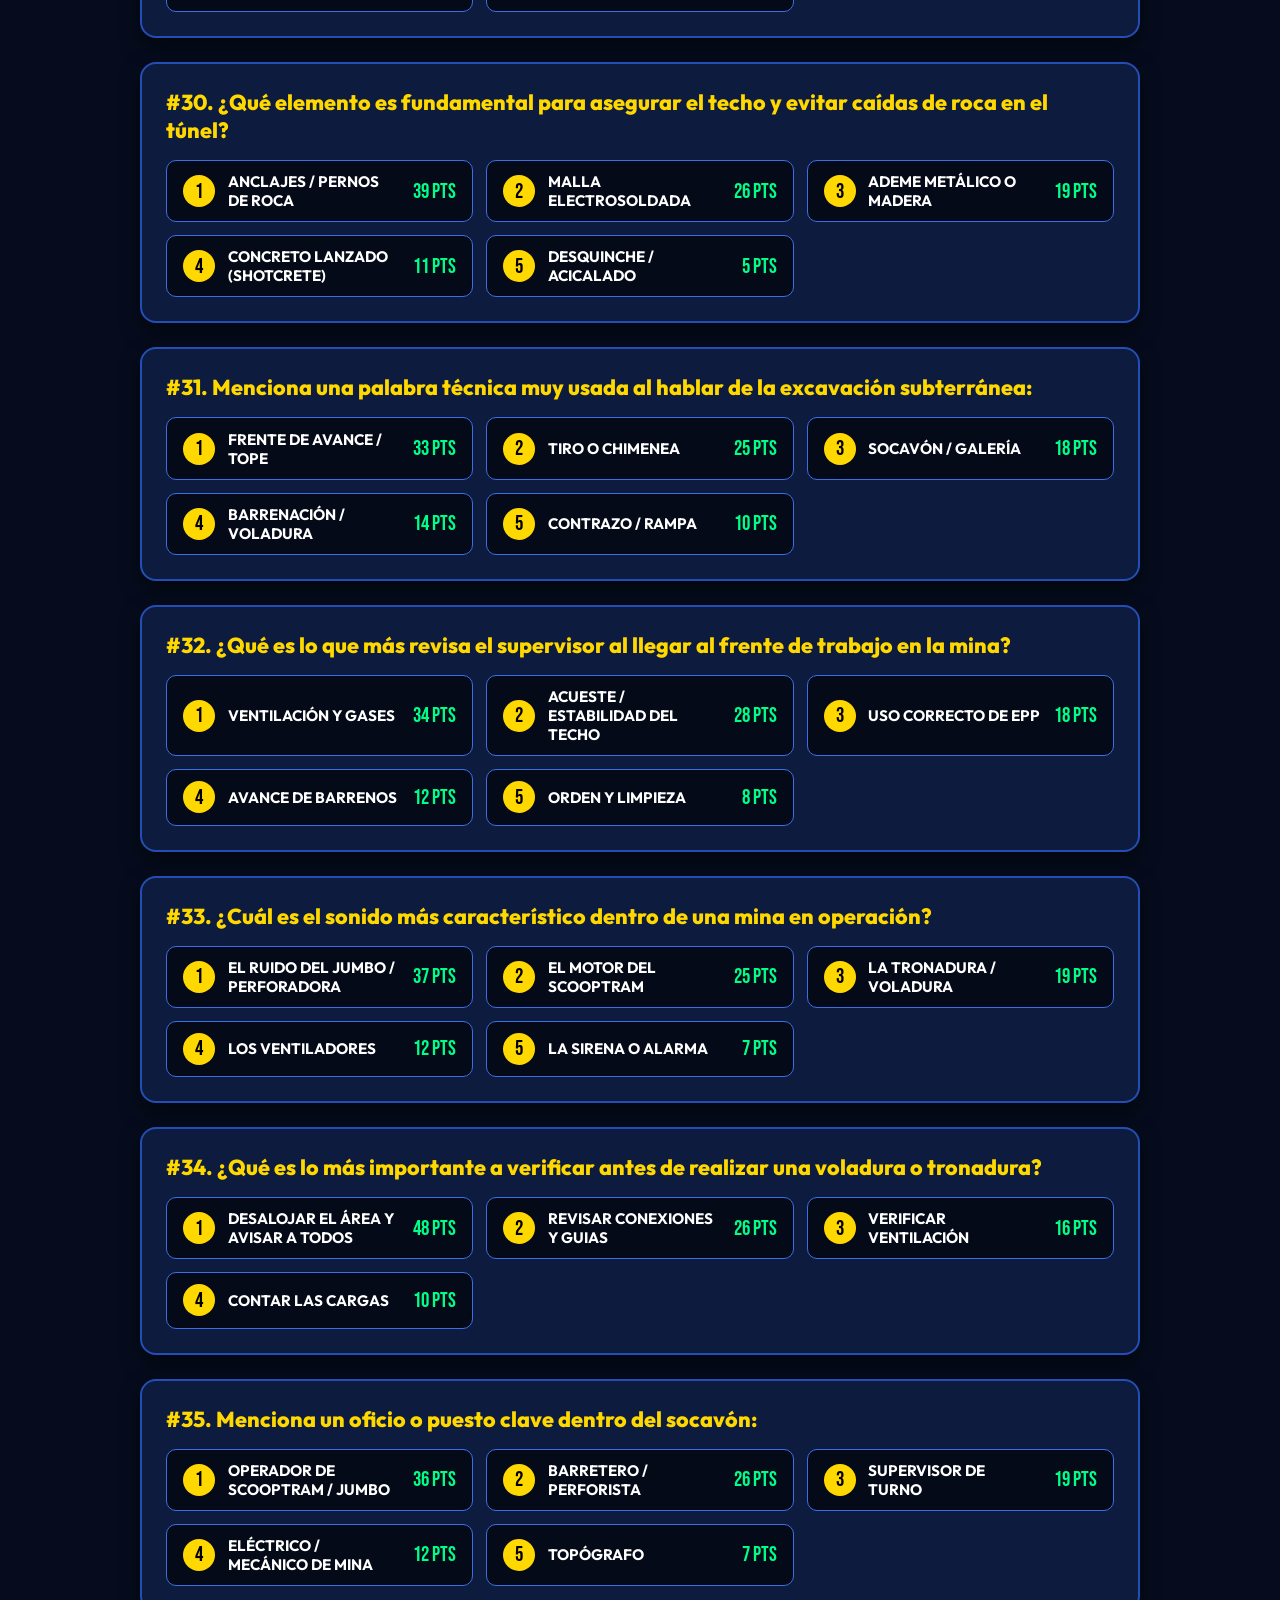
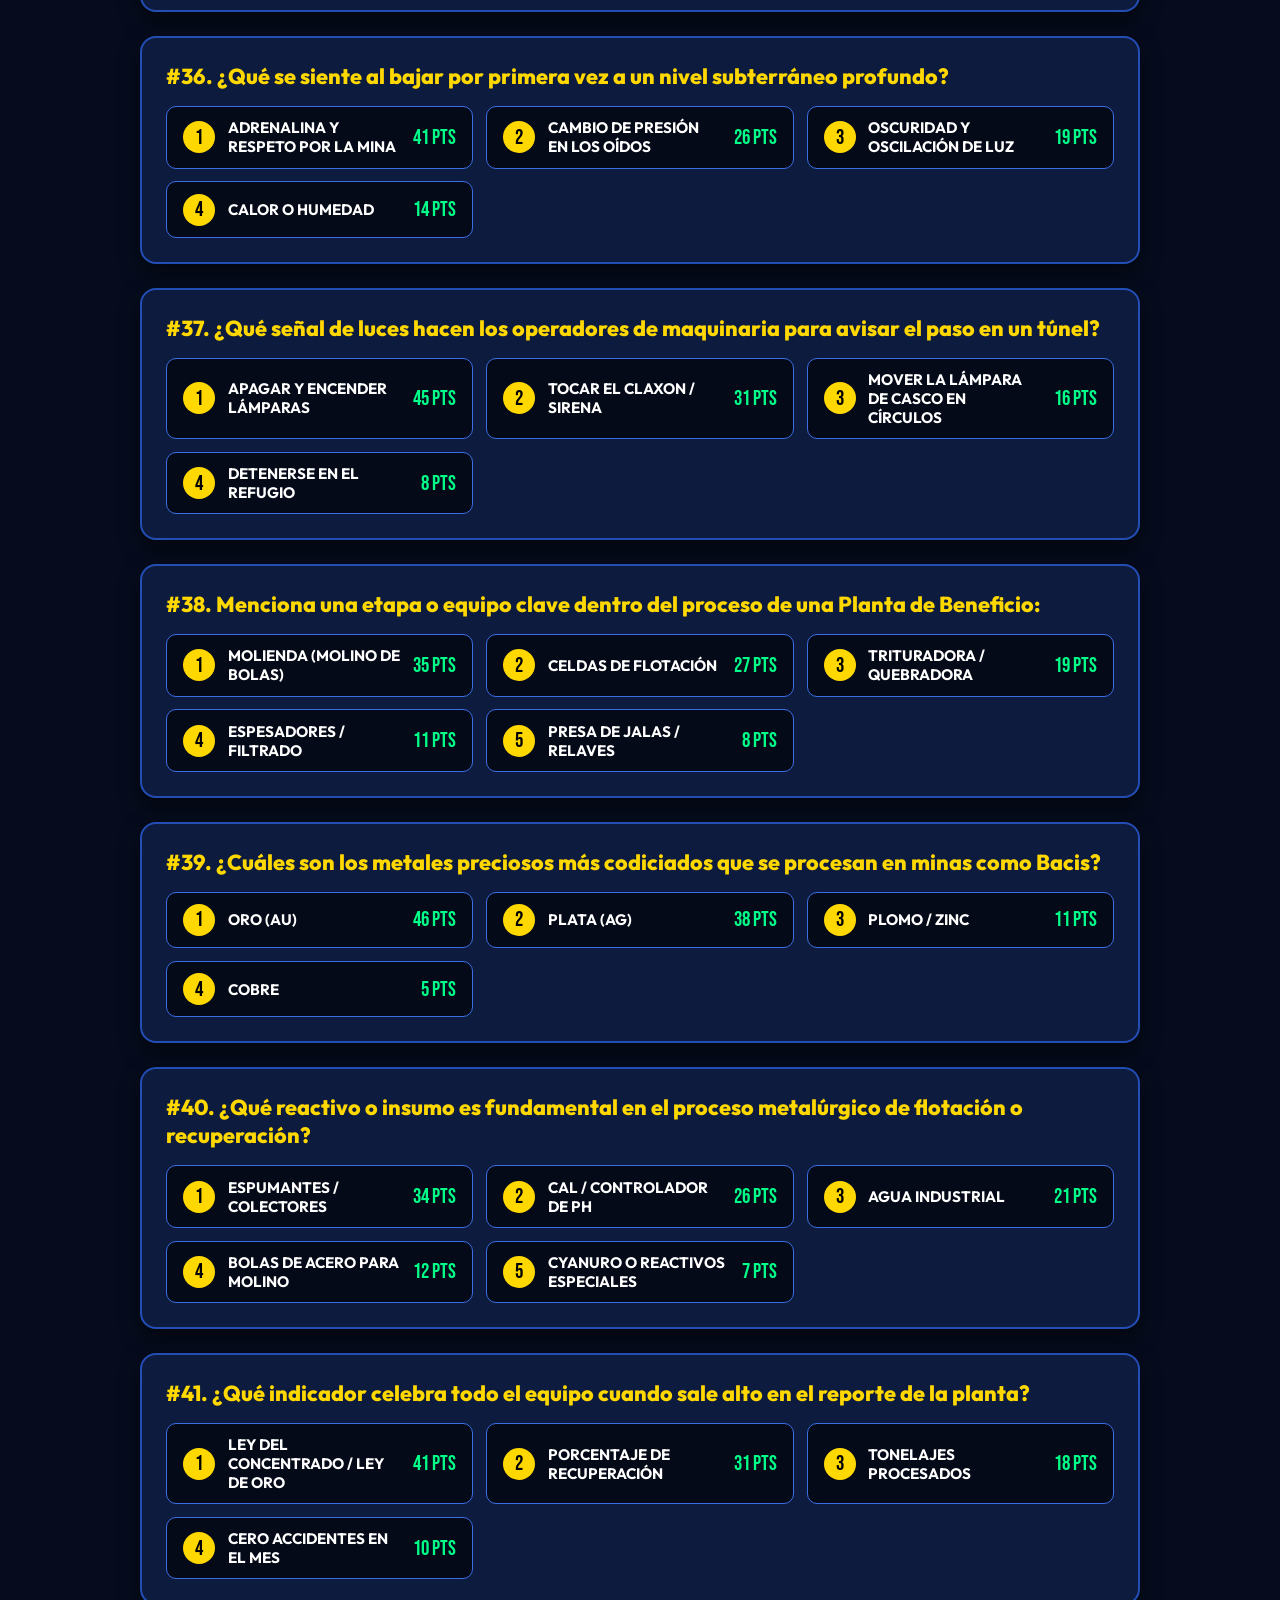
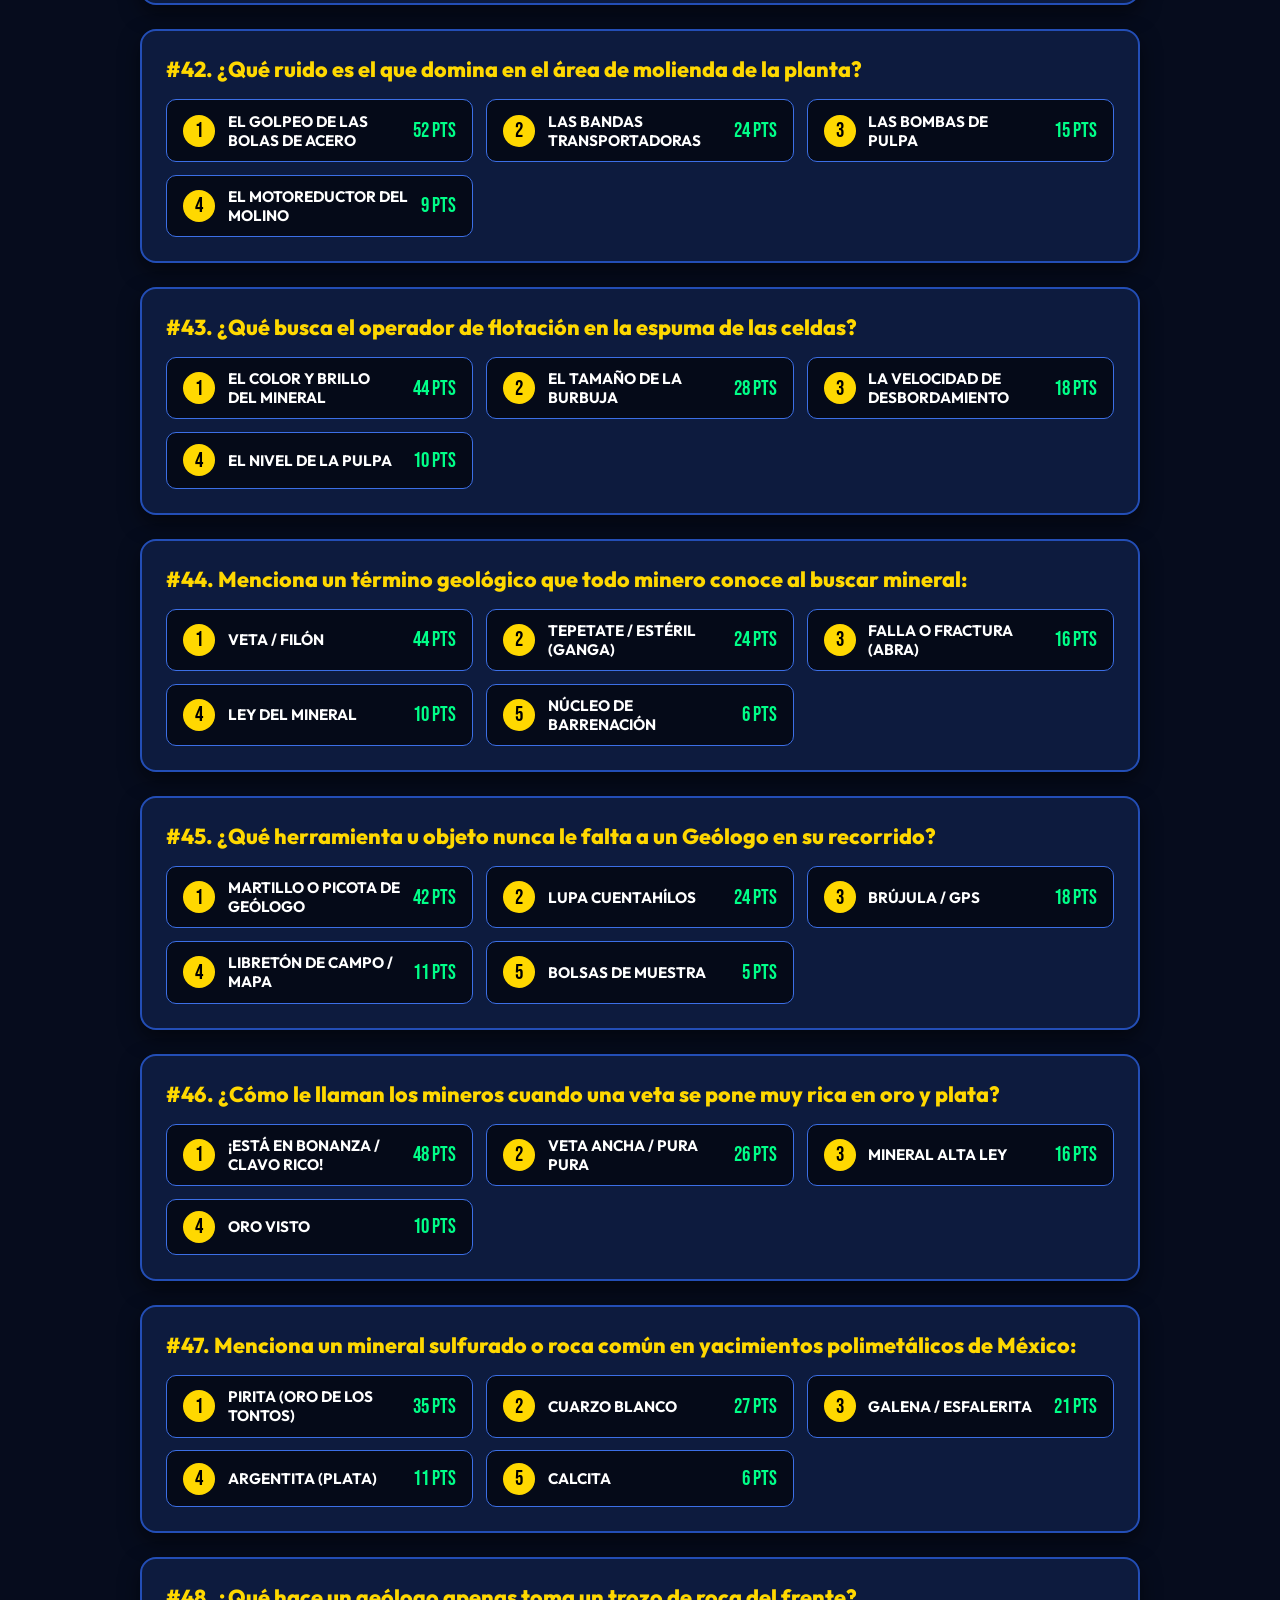
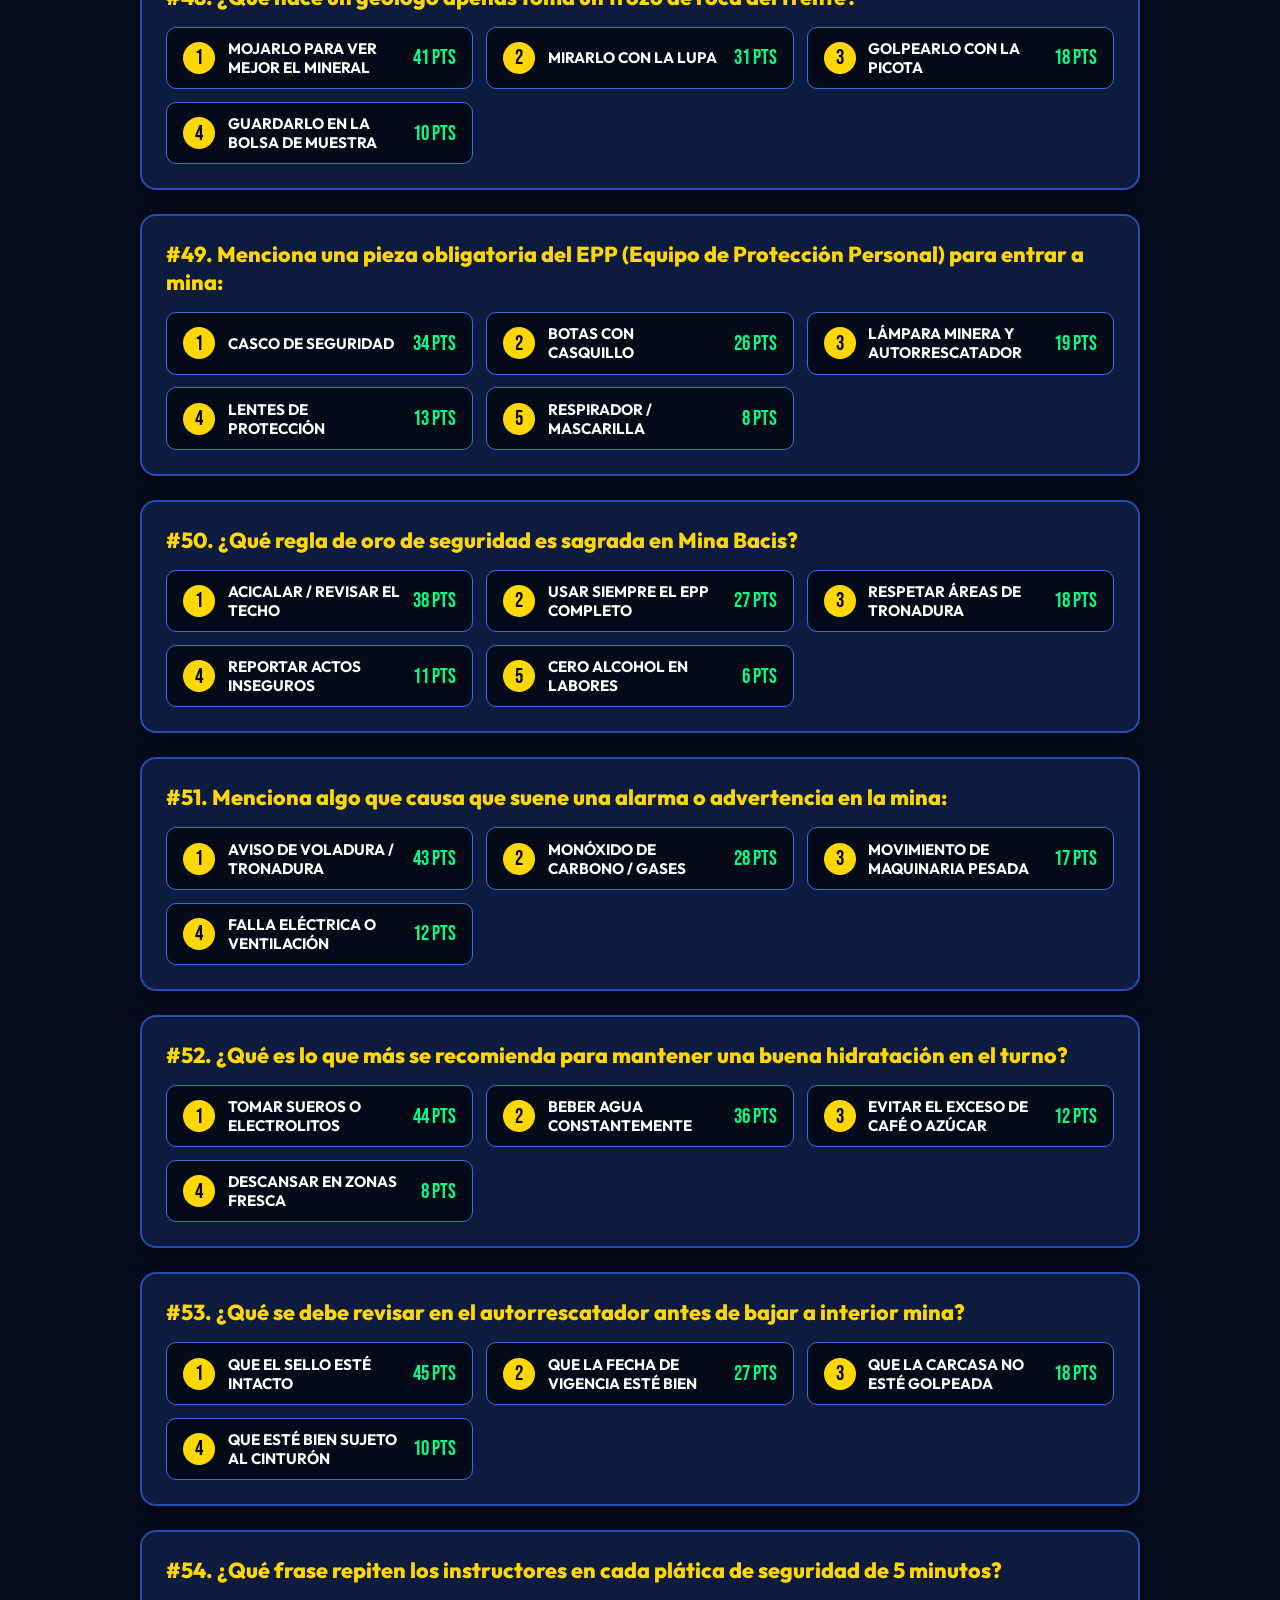
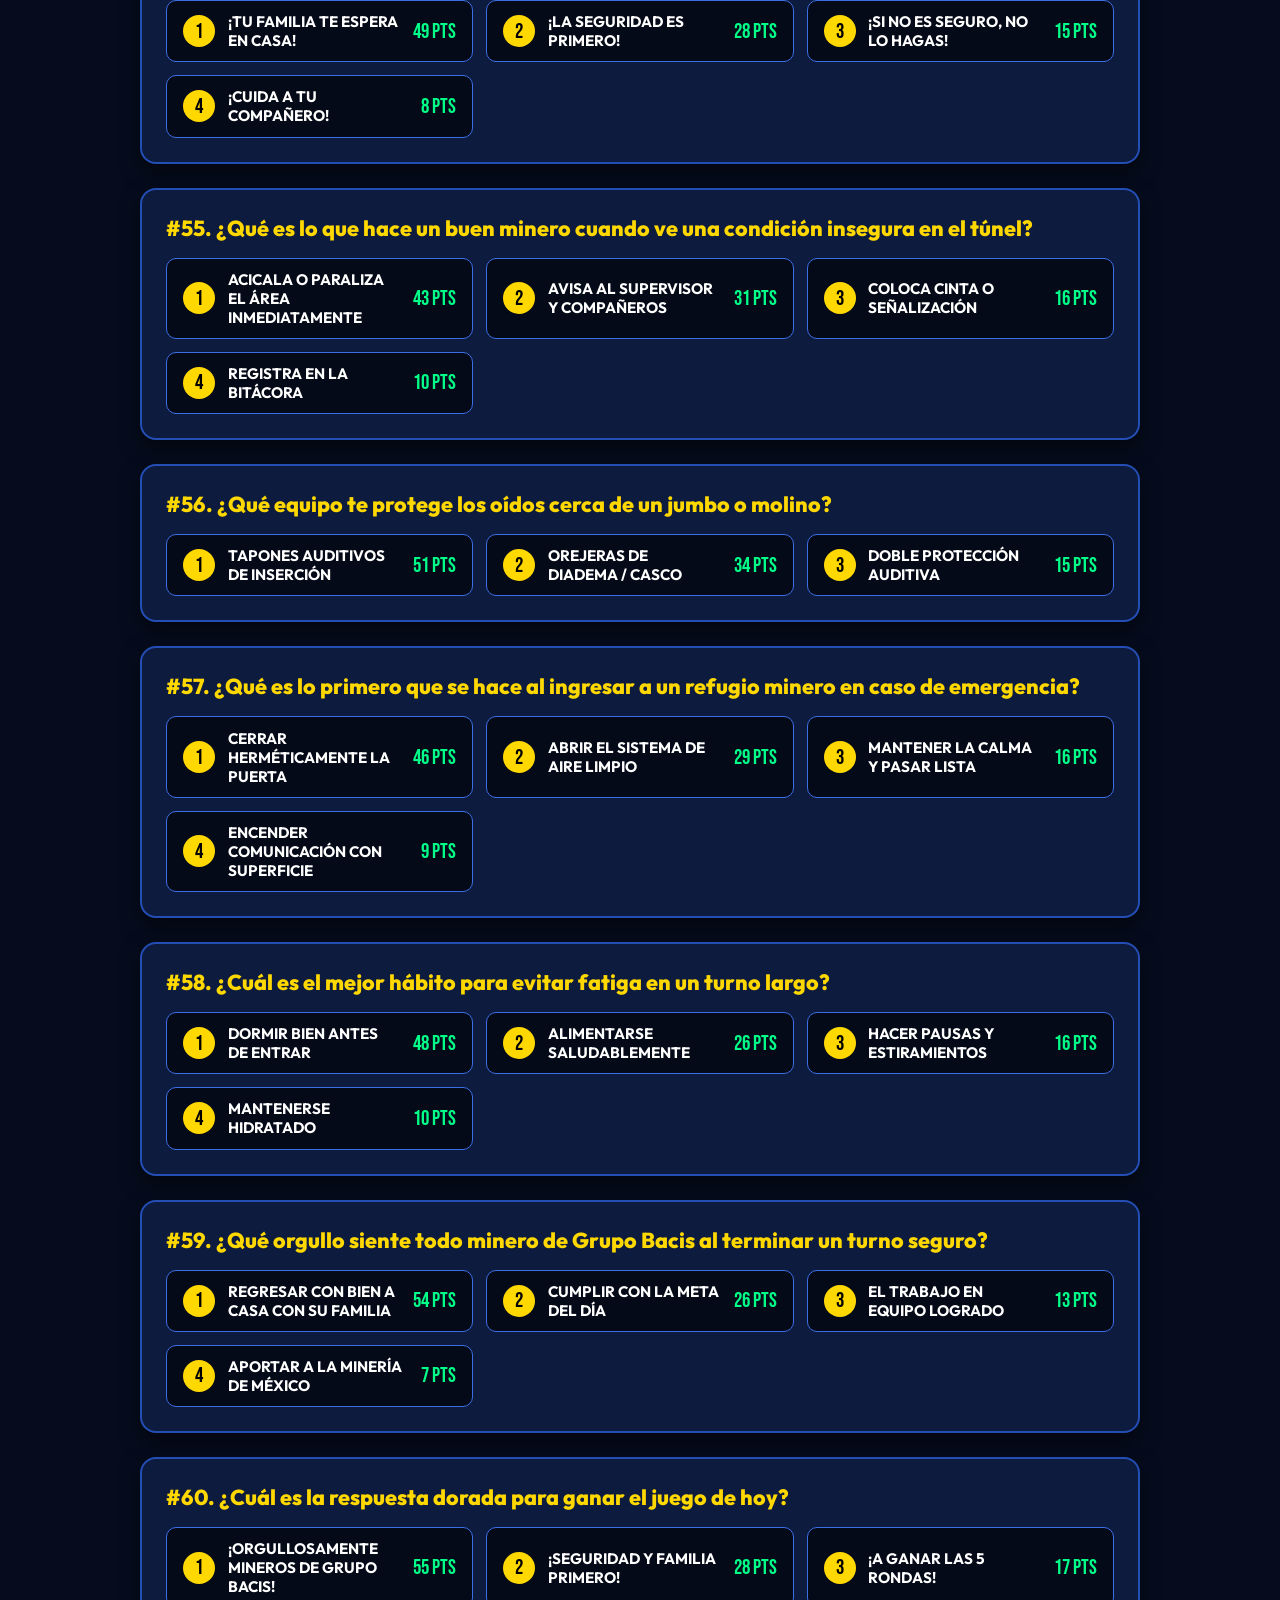
<file: guia-conductor.html>
<!DOCTYPE html>
<html lang="es">
<head>
    <meta charset="UTF-8">
    <meta name="viewport" content="width=device-width, initial-scale=1.0">
    <title>ACORDEÓN Y GUÍA DEL CONDUCTOR - 100 MINEROS DIJERON</title>
    <link rel="stylesheet" href="style.css">
    <style>
        body {
            background: #060c1d;
            color: #fff;
            padding: 2rem;
            font-family: 'Outfit', sans-serif;
        }
        .container {
            max-width: 1000px;
            margin: 0 auto;
        }
        .header-guide {
            text-align: center;
            margin-bottom: 2.5rem;
            border-bottom: 2px solid #ffd800;
            padding-bottom: 1.5rem;
        }
        .guide-title {
            font-family: 'Bebas Neue', sans-serif;
            font-size: 3.5rem;
            color: #ffd800;
        }
        .q-card {
            background: #0d1b3e;
            border: 2px solid #234eb6;
            border-radius: 16px;
            padding: 1.5rem;
            margin-bottom: 1.5rem;
            box-shadow: 0 8px 20px rgba(0,0,0,0.5);
        }
        .q-title {
            font-size: 1.35rem;
            font-weight: 800;
            color: #ffd800;
            margin-bottom: 1rem;
        }
        .ans-list {
            display: grid;
            grid-template-columns: repeat(auto-fit, minmax(280px, 1fr));
            gap: 0.8rem;
        }
        .ans-item {
            background: #050a18;
            border: 1px solid #3c6fe6;
            border-radius: 10px;
            padding: 0.7rem 1rem;
            display: flex;
            justify-content: space-between;
            align-items: center;
        }
        .ans-num {
            background: #ffd800;
            color: #000;
            font-family: 'Bebas Neue', sans-serif;
            font-size: 1.3rem;
            width: 32px;
            height: 32px;
            border-radius: 50%;
            display: flex;
            align-items: center;
            justify-content: center;
            margin-right: 0.8rem;
            flex-shrink: 0;
        }
        .ans-txt {
            flex: 1;
            font-weight: 700;
            font-size: 0.95rem;
        }
        .ans-pts {
            font-family: 'Bebas Neue', sans-serif;
            font-size: 1.3rem;
            color: #00ff88;
            margin-left: 0.8rem;
        }
        .search-bar {
            width: 100%;
            padding: 1rem 1.5rem;
            border-radius: 14px;
            border: 2px solid #ffd800;
            background: #030712;
            color: #fff;
            font-size: 1.1rem;
            margin-bottom: 2rem;
        }
    </style>
</head>
<body>
    <div class="container">
        <div class="header-guide">
            <h1 class="guide-title">📋 ACORDEÓN / GUÍA DEL CONDUCTOR</h1>
            <p style="color: #9baad8; font-size: 1.1rem;">
                Abre esta página en tu celular, tableta o segunda pantalla para ver qué respuesta oculta tiene cada número antes de presionar las tarjetas.
            </p>
        </div>

        <input type="text" id="searchInput" class="search-bar" placeholder="🔍 Buscar pregunta o palabra clave (ej. esposa, turno, oro...)...">

        <div id="questionsContainer"></div>
    </div>

    <script src="questions.js"></script>
    <script>
        const container = document.getElementById('questionsContainer');
        const searchInput = document.getElementById('searchInput');

        function renderGuide(filterText = '') {
            container.innerHTML = '';
            MINING_QUESTIONS.forEach((q, idx) => {
                if (filterText && !q.question.toLowerCase().includes(filterText.toLowerCase())) {
                    return;
                }
                const card = document.createElement('div');
                card.className = 'q-card';
                card.innerHTML = `
                    <div class="q-title">#${idx + 1}. ${q.question}</div>
                    <div class="ans-list">
                        ${q.answers.map((a, i) => `
                            <div class="ans-item">
                                <div class="ans-num">${i + 1}</div>
                                <div class="ans-txt">${a.text}</div>
                                <div class="ans-pts">${a.points} pts</div>
                            </div>
                        `).join('')}
                    </div>
                `;
                container.appendChild(card);
            });
        }

        searchInput.addEventListener('input', (e) => {
            renderGuide(e.target.value);
        });

        renderGuide();
    </script>
</body>
</html>
</file>
<file: style.css>
@import url('https://fonts.googleapis.com/css2?family=Outfit:wght@400;600;700;800;900&family=Bebas+Neue&family=Montserrat:wght@500;700;900&display=swap');

:root {
    --bg-dark: #050a18;
    --bg-card: #0d1b3e;
    --bacis-blue: #12388b;
    --bacis-blue-light: #2558d0;
    --bacis-blue-gradient: linear-gradient(135deg, #091738 0%, #163683 50%, #1a42a0 100%);
    --gold-primary: #ffd800;
    --gold-glow: rgba(255, 216, 0, 0.45);
    --gold-gradient: linear-gradient(180deg, #ffe853 0%, #ffd000 50%, #d89e00 100%);
    --silver-gradient: linear-gradient(180deg, #ffffff 0%, #dcdcdc 50%, #9e9e9e 100%);
    --strike-red: #ff1e38;
    --strike-glow: rgba(255, 30, 56, 0.7);
    --text-white: #ffffff;
    --text-muted: #9baad8;
    --board-border: #142a63;
}

* {
    box-sizing: border-box;
    margin: 0;
    padding: 0;
}

body {
    font-family: 'Outfit', 'Montserrat', sans-serif;
    background: radial-gradient(circle at 50% 15%, #183375 0%, #08112c 55%, #030612 100%);
    color: var(--text-white);
    min-height: 100vh;
    overflow-x: hidden;
    position: relative;
    padding-bottom: 3.5rem;
}

/* =========================================
   BARRA DE ACORDEÓN / GUÍA DEL CONDUCTOR (INTERACTIVA)
   ========================================= */
.host-cheat-sheet {
    background: rgba(4, 8, 20, 0.95);
    border: 2px dashed #ffd800;
    border-radius: 16px;
    padding: 1rem 1.5rem;
    margin-top: 1rem;
    display: none;
    animation: fadeInCheat 0.3s ease;
}

.host-cheat-sheet.active {
    display: block;
}

@keyframes fadeInCheat {
    0% { opacity: 0; transform: translateY(-8px); }
    100% { opacity: 1; transform: translateY(0); }
}

.cheat-sheet-header {
    display: flex;
    justify-content: space-between;
    align-items: center;
    margin-bottom: 0.8rem;
    border-bottom: 1px solid rgba(255, 216, 0, 0.3);
    padding-bottom: 0.5rem;
}

.cheat-title {
    font-size: 0.95rem;
    font-weight: 800;
    color: #ffd800;
    letter-spacing: 1px;
}

.cheat-items-grid {
    display: grid;
    grid-template-columns: repeat(auto-fit, minmax(220px, 1fr));
    gap: 0.6rem;
}

.cheat-item {
    background: #0d1b3e;
    border: 1px solid #234eb6;
    border-radius: 8px;
    padding: 0.45rem 0.8rem;
    font-size: 0.85rem;
    display: flex;
    justify-content: space-between;
    align-items: center;
}

.cheat-item-num {
    background: #ffd800;
    color: #000;
    font-family: 'Bebas Neue', sans-serif;
    font-size: 1.1rem;
    width: 24px;
    height: 24px;
    border-radius: 50%;
    display: flex;
    align-items: center;
    justify-content: center;
    margin-right: 0.5rem;
    flex-shrink: 0;
}

/* =========================================
   ANUNCIO GIGANTE DE INICIO DE RONDA (1, 2, 3...)
   ========================================= */
.round-announcement-overlay {
    position: fixed;
    inset: 0;
    background: radial-gradient(circle at center, rgba(13, 27, 62, 0.95) 0%, rgba(3, 7, 18, 0.98) 100%);
    backdrop-filter: blur(14px);
    z-index: 1700;
    display: flex;
    flex-direction: column;
    align-items: center;
    justify-content: center;
    text-align: center;
    opacity: 0;
    pointer-events: none;
    transform: scale(0.6);
    transition: all 0.45s cubic-bezier(0.34, 1.56, 0.64, 1);
}

.round-announcement-overlay.active {
    opacity: 1;
    pointer-events: auto;
    transform: scale(1);
}

.big-round-number {
    font-family: 'Bebas Neue', sans-serif;
    font-size: 8.5rem;
    line-height: 0.9;
    background: var(--gold-gradient);
    -webkit-background-clip: text;
    -webkit-text-fill-color: transparent;
    filter: drop-shadow(0 0 35px rgba(255, 216, 0, 0.85));
    letter-spacing: 4px;
    animation: pulseBigRound 0.6s infinite alternate;
}

@keyframes pulseBigRound {
    0% { transform: scale(1); }
    100% { transform: scale(1.06); }
}

.big-round-subtitle {
    font-size: 1.8rem;
    font-weight: 900;
    color: #8ab4ff;
    letter-spacing: 4px;
    text-transform: uppercase;
    margin-top: 1rem;
}

/* =========================================
   PANTALLA DE PRESENTACIÓN / PORTADA DEL PROGRAMA
   ========================================= */
.intro-screen {
    position: fixed;
    inset: 0;
    background: radial-gradient(circle at 50% 30%, #17337a 0%, #08122d 60%, #030612 100%);
    z-index: 2000;
    display: flex;
    flex-direction: column;
    align-items: center;
    justify-content: center;
    text-align: center;
    padding: 2rem;
    transition: opacity 0.6s cubic-bezier(0.34, 1.56, 0.64, 1), transform 0.6s ease;
}

.intro-screen.hidden {
    opacity: 0;
    pointer-events: none;
    transform: scale(1.08);
}

.intro-logo-container {
    margin-bottom: 1.5rem;
    filter: drop-shadow(0 0 25px rgba(37, 88, 208, 0.9));
    animation: floatIntro 4s infinite alternate ease-in-out;
}

@keyframes floatIntro {
    0% { transform: translateY(0) scale(1); }
    100% { transform: translateY(-12px) scale(1.04); }
}

.intro-show-title {
    font-family: 'Bebas Neue', sans-serif;
    font-size: 5.5rem;
    line-height: 0.9;
    background: var(--gold-gradient);
    -webkit-background-clip: text;
    -webkit-text-fill-color: transparent;
    filter: drop-shadow(0 4px 15px rgba(255, 216, 0, 0.5));
    letter-spacing: 3px;
    margin-bottom: 0.5rem;
}

.intro-subtitle {
    font-size: 1.3rem;
    font-weight: 800;
    color: #8ab4ff;
    letter-spacing: 5px;
    text-transform: uppercase;
    margin-bottom: 2.5rem;
}

.intro-buttons {
    display: flex;
    gap: 1.5rem;
    flex-wrap: wrap;
    justify-content: center;
}

.btn-start-show {
    background: var(--gold-gradient);
    color: #050a18;
    font-family: 'Bebas Neue', sans-serif;
    font-size: 2.2rem;
    padding: 0.9rem 3.5rem;
    border: none;
    border-radius: 999px;
    cursor: pointer;
    letter-spacing: 2px;
    box-shadow: 0 10px 35px rgba(255, 216, 0, 0.7);
    transition: all 0.25s ease;
}

.btn-start-show:hover {
    transform: translateY(-4px) scale(1.05);
    box-shadow: 0 15px 45px rgba(255, 216, 0, 0.95);
}

.btn-admin-config {
    background: rgba(14, 33, 84, 0.8);
    border: 2px solid #3c6fe6;
    color: #ffffff;
    font-weight: 800;
    font-size: 1.05rem;
    padding: 0.9rem 2rem;
    border-radius: 999px;
    cursor: pointer;
    transition: all 0.25s ease;
}

.btn-admin-config:hover {
    background: #2558d0;
    border-color: #ffd800;
}

/* =========================================
   TRANSICIÓN CORTINA TV
   ========================================= */
.transition-curtain {
    position: fixed;
    inset: 0;
    background: radial-gradient(circle at center, #1e45aa 0%, #060c1d 100%);
    z-index: 1500;
    display: flex;
    flex-direction: column;
    align-items: center;
    justify-content: center;
    opacity: 0;
    pointer-events: none;
    transform: scaleX(0);
    transition: transform 0.45s cubic-bezier(0.7, 0, 0.3, 1), opacity 0.3s ease;
}

.transition-curtain.active {
    opacity: 1;
    pointer-events: auto;
    transform: scaleX(1);
}

.transition-title {
    font-family: 'Bebas Neue', sans-serif;
    font-size: 4rem;
    color: #ffd800;
    text-shadow: 0 0 25px rgba(255, 216, 0, 0.8);
    margin-top: 1rem;
    letter-spacing: 4px;
}

/* =========================================
   EFECTOS Y PARTÍCULAS
   ========================================= */
.particles-bg {
    position: fixed;
    inset: 0;
    pointer-events: none;
    z-index: -1;
    overflow: hidden;
}

.particle {
    position: absolute;
    width: 4px;
    height: 4px;
    background: #ffd800;
    border-radius: 50%;
    box-shadow: 0 0 10px #ffd800, 0 0 20px #ffe853;
    animation: floatParticle 9s infinite linear;
    opacity: 0.6;
}

@keyframes floatParticle {
    0% { transform: translateY(105vh) scale(0.6); opacity: 0; }
    20% { opacity: 0.85; }
    80% { opacity: 0.85; }
    100% { transform: translateY(-10vh) scale(1.2); opacity: 0; }
}

/* =========================================
   HEADER & MARQUEE DE GRUPO BACIS
   ========================================= */
.app-header {
    display: flex;
    justify-content: space-between;
    align-items: center;
    padding: 0.8rem 2.5rem;
    background: rgba(8, 17, 44, 0.88);
    backdrop-filter: blur(16px);
    border-bottom: 2px solid rgba(255, 216, 0, 0.4);
    box-shadow: 0 10px 35px rgba(0, 0, 0, 0.7);
    position: sticky;
    top: 0;
    z-index: 100;
}

.brand-section {
    display: flex;
    align-items: center;
    gap: 1.2rem;
}

.bacis-logo-badge {
    width: 58px;
    height: 52px;
    display: flex;
    align-items: center;
    justify-content: center;
    filter: drop-shadow(0 0 12px rgba(37, 88, 208, 0.9));
}

.show-title {
    font-family: 'Bebas Neue', sans-serif;
    font-size: 2.3rem;
    letter-spacing: 2px;
    line-height: 0.95;
    background: var(--gold-gradient);
    -webkit-background-clip: text;
    -webkit-text-fill-color: transparent;
}

.show-subtitle {
    font-size: 0.78rem;
    font-weight: 800;
    text-transform: uppercase;
    letter-spacing: 2.5px;
    color: #8ab4ff;
}

.header-controls {
    display: flex;
    align-items: center;
    gap: 0.8rem;
}

.btn-glow {
    background: linear-gradient(135deg, #1b3a8a, #0e2154);
    border: 1px solid rgba(255, 216, 0, 0.4);
    color: var(--text-white);
    padding: 0.6rem 1.2rem;
    border-radius: 999px;
    font-family: 'Outfit', sans-serif;
    font-weight: 700;
    font-size: 0.9rem;
    cursor: pointer;
    display: flex;
    align-items: center;
    gap: 0.45rem;
    transition: all 0.25s ease;
}

.btn-glow:hover {
    background: linear-gradient(135deg, #2558d0, #143588);
    border-color: var(--gold-primary);
    transform: translateY(-2px);
    box-shadow: 0 0 18px rgba(255, 216, 0, 0.45);
}

.btn-gold {
    background: var(--gold-gradient);
    color: #000;
    border: none;
    font-weight: 900;
}

/* =========================================
   FRANJA SUPERIOR DE RONDA Y RELOJ DE CUENTA REGRESIVA
   ========================================= */
.surprise-banner-strip {
    max-width: 1380px;
    margin: 1rem auto 0.8rem;
    padding: 0 1.5rem;
    display: flex;
    justify-content: space-between;
    align-items: center;
    flex-wrap: wrap;
    gap: 1rem;
}

.surprise-badge {
    background: var(--gold-gradient);
    color: #060c1c;
    font-family: 'Bebas Neue', sans-serif;
    font-size: 1.55rem;
    letter-spacing: 2px;
    padding: 0.4rem 1.5rem;
    border-radius: 999px;
    box-shadow: 0 0 20px rgba(255, 216, 0, 0.6);
    display: flex;
    align-items: center;
    gap: 0.5rem;
}

.tv-timer-panel {
    background: rgba(13, 27, 62, 0.9);
    border: 2px solid #3c6fe6;
    border-radius: 16px;
    padding: 0.45rem 1.2rem;
    display: flex;
    align-items: center;
    gap: 1.1rem;
    box-shadow: 0 8px 24px rgba(0, 0, 0, 0.6);
}

.timer-label {
    font-weight: 800;
    font-size: 0.85rem;
    text-transform: uppercase;
    letter-spacing: 1.5px;
    color: #9baad8;
}

.timer-digits {
    font-family: 'Bebas Neue', sans-serif;
    font-size: 2.6rem;
    line-height: 1;
    color: #00ff88;
    min-width: 55px;
    text-align: center;
    text-shadow: 0 0 16px rgba(0, 255, 136, 0.6);
}

.timer-digits.warning { color: #ffaa00; text-shadow: 0 0 20px rgba(255, 170, 0, 0.8); }
.timer-digits.danger { color: #ff1e38; text-shadow: 0 0 25px rgba(255, 30, 56, 0.9); }

.timer-buttons { display: flex; gap: 0.4rem; }

.btn-timer {
    background: #142a63;
    border: 1px solid #3c6fe6;
    color: #ffffff;
    font-weight: 800;
    font-size: 0.8rem;
    padding: 0.4rem 0.8rem;
    border-radius: 8px;
    cursor: pointer;
    transition: all 0.2s ease;
}

.btn-timer:hover { background: #2558d0; border-color: #ffd800; }

/* =========================================
   MARCADOR DE RONDAS (EQUIPOS Y EQUIPO LÍDER DORADO)
   ========================================= */
.game-arena {
    max-width: 1380px;
    margin: 0 auto;
    padding: 0.5rem 1.5rem;
    display: grid;
    grid-template-columns: 270px 1fr 270px;
    gap: 1.8rem;
    align-items: start;
}

@media (max-width: 1100px) {
    .game-arena { grid-template-columns: 1fr; gap: 1.2rem; }
}

.team-podium {
    background: linear-gradient(180deg, rgba(16, 35, 88, 0.88) 0%, rgba(8, 17, 44, 0.95) 100%);
    border: 2px solid rgba(255, 216, 0, 0.4);
    border-radius: 20px;
    padding: 1.4rem 1.2rem;
    text-align: center;
    box-shadow: 0 15px 35px rgba(0, 0, 0, 0.6);
    position: relative;
    overflow: hidden;
    transition: all 0.35s ease;
}

.team-podium::before {
    content: '';
    position: absolute;
    top: 0; left: 0; right: 0;
    height: 6px;
    background: var(--gold-gradient);
}

.team-podium.leading-team {
    border: 3px solid #ffd800;
    box-shadow: 0 0 35px rgba(255, 216, 0, 0.6), inset 0 0 25px rgba(255, 216, 0, 0.15);
    animation: goldLeaderPulse 1.5s infinite alternate;
}

@keyframes goldLeaderPulse {
    0% { transform: scale(1); box-shadow: 0 0 25px rgba(255, 216, 0, 0.5); }
    100% { transform: scale(1.03); box-shadow: 0 0 45px rgba(255, 216, 0, 0.85); }
}

.team-podium.leading-team .team-name {
    color: #ffd800;
    text-shadow: 0 0 15px #ffd800, 0 0 25px #ffe853;
    animation: goldTextPulse 1s infinite alternate;
}

@keyframes goldTextPulse {
    0% { opacity: 0.9; }
    100% { opacity: 1; text-shadow: 0 0 25px #ffd800, 0 0 40px #ffaa00; }
}

.team-name-wrapper {
    display: flex;
    align-items: center;
    justify-content: center;
    gap: 0.5rem;
    margin-bottom: 0.5rem;
}

.team-name {
    font-family: 'Bebas Neue', sans-serif;
    font-size: 1.8rem;
    color: #ffffff;
    cursor: pointer;
    transition: all 0.3s ease;
}

.rounds-won-container {
    background: rgba(4, 8, 20, 0.8);
    border: 1px solid #234eb6;
    border-radius: 12px;
    padding: 0.5rem;
    margin-bottom: 0.8rem;
}

.rounds-label {
    font-size: 0.75rem;
    font-weight: 800;
    text-transform: uppercase;
    letter-spacing: 1px;
    color: #9baad8;
    margin-bottom: 0.3rem;
}

.rounds-stars {
    display: flex;
    justify-content: center;
    gap: 0.4rem;
    font-size: 1.4rem;
}

.round-star {
    opacity: 0.25;
    transition: all 0.3s ease;
}

.round-star.won {
    opacity: 1;
    filter: drop-shadow(0 0 8px rgba(255, 216, 0, 0.9));
    transform: scale(1.15);
}

.btn-award-round {
    width: 100%;
    background: var(--gold-gradient);
    color: #0b1530;
    font-weight: 900;
    font-size: 1rem;
    border: none;
    padding: 0.75rem 1rem;
    border-radius: 10px;
    cursor: pointer;
    box-shadow: 0 0 15px rgba(255, 216, 0, 0.4);
    transition: all 0.2s ease;
}

.btn-award-round:hover {
    transform: scale(1.03);
    box-shadow: 0 0 25px rgba(255, 216, 0, 0.85);
}

/* =========================================
   TABLERO CENTRAL DE TELEVISIÓN
   ========================================= */
.board-center {
    display: flex;
    flex-direction: column;
    gap: 1.2rem;
}

.round-header-panel {
    background: linear-gradient(135deg, #091738 0%, #15327c 100%);
    border: 3px solid #ffd800;
    border-radius: 22px;
    padding: 1.4rem 1.8rem;
    box-shadow: 0 12px 35px rgba(0, 0, 0, 0.75);
    text-align: center;
}

.question-text {
    font-size: 1.6rem;
    font-weight: 800;
    line-height: 1.35;
    color: #ffffff;
    margin-bottom: 0.9rem;
}

.round-pot-display {
    display: flex;
    align-items: center;
    gap: 0.6rem;
    background: #030712;
    border: 2px solid #234eb6;
    padding: 0.4rem 1.4rem;
    border-radius: 12px;
}

.pot-label {
    font-size: 0.85rem;
    font-weight: 800;
    text-transform: uppercase;
    color: #9baad8;
}

.pot-points {
    font-family: 'Bebas Neue', sans-serif;
    font-size: 2.3rem;
    color: #ffd800;
    line-height: 1;
}

.tv-board-frame {
    background: #060c1d;
    border: 8px solid #0f2355;
    border-radius: 28px;
    padding: 1.8rem;
    position: relative;
    box-shadow: 0 25px 60px rgba(0, 0, 0, 0.85);
}

.led-lights {
    position: absolute;
    inset: -6px;
    border-radius: 32px;
    pointer-events: none;
    border: 4px dashed rgba(255, 216, 0, 0.55);
    animation: pulseBorder 2s infinite alternate;
}

.answers-grid {
    display: grid;
    grid-template-columns: 1fr 1fr;
    gap: 1.1rem;
}

@media (max-width: 650px) { .answers-grid { grid-template-columns: 1fr; } }

.flip-card {
    background: transparent;
    height: 78px;
    perspective: 1000px;
    cursor: pointer;
}

.flip-card-inner {
    position: relative;
    width: 100%;
    height: 100%;
    text-align: center;
    transition: transform 0.65s cubic-bezier(0.34, 1.56, 0.64, 1);
    transform-style: preserve-3d;
}

.flip-card.revealed .flip-card-inner { transform: rotateX(180deg); }

.flip-card-front, .flip-card-back {
    position: absolute;
    width: 100%;
    height: 100%;
    -webkit-backface-visibility: hidden;
    backface-visibility: hidden;
    border-radius: 14px;
    display: flex;
    align-items: center;
    justify-content: center;
    user-select: none;
}

.flip-card-front {
    background: linear-gradient(180deg, #183e9d 0%, #0d2564 100%);
    border: 3px solid #3c6fe6;
}

.card-number-badge {
    width: 48px; height: 48px;
    border-radius: 50%;
    background: radial-gradient(circle, #0e2052 0%, #060e26 100%);
    border: 2px solid #ffd800;
    display: flex; align-items: center; justify-content: center;
    font-family: 'Bebas Neue', sans-serif;
    font-size: 1.8rem;
    color: #ffd800;
}

.flip-card-back {
    background: linear-gradient(180deg, #1e45aa 0%, #0f2a70 100%);
    border: 3px solid #ffd800;
    transform: rotateX(180deg);
    display: flex;
    justify-content: space-between;
    align-items: center;
    padding: 0 1.2rem;
}

.answer-text {
    font-weight: 800;
    font-size: 1.12rem;
    text-transform: uppercase;
    text-align: left;
    flex: 1;
    padding-right: 0.8rem;
}

.answer-points {
    background: #040814;
    border: 2px solid #ffd800;
    border-radius: 8px;
    min-width: 54px; height: 48px;
    display: flex; align-items: center; justify-content: center;
    font-family: 'Bebas Neue', sans-serif;
    font-size: 1.9rem;
    color: #ffd800;
}

.host-action-bar {
    display: flex;
    flex-wrap: wrap;
    justify-content: center;
    gap: 1.2rem;
    margin-top: 1.8rem;
    background: rgba(13, 27, 62, 0.55);
    border: 2px solid #234eb6;
    padding: 1.2rem;
    border-radius: 18px;
    box-shadow: 0 10px 40px rgba(0, 0, 0, 0.6), inset 0 0 20px rgba(35, 78, 182, 0.25);
}

.host-action-bar .btn-glow {
    background: linear-gradient(135deg, #15327c, #07122b);
    border: 2px solid #3c6fe6;
    color: #ffffff;
    padding: 0.8rem 1.6rem;
    border-radius: 12px;
    font-weight: 800;
    box-shadow: 0 6px 20px rgba(0, 0, 0, 0.4);
    transform: translateY(0);
}

.host-action-bar .btn-glow:hover {
    border-color: #ffd800;
    background: linear-gradient(135deg, #1e45aa, #0b1c40);
    box-shadow: 0 0 18px rgba(255, 216, 0, 0.4);
    transform: translateY(-2px);
}

.host-action-bar .btn-strike {
    background: linear-gradient(135deg, #ff1e38, #7f0312);
    border: 2px solid #ff6e7e;
    color: #ffffff;
    font-weight: 900;
    padding: 0.8rem 1.6rem;
    border-radius: 12px;
    box-shadow: 0 6px 20px rgba(255, 30, 56, 0.25);
    transition: all 0.25s ease;
}

.host-action-bar .btn-strike:hover {
    background: linear-gradient(135deg, #ff4e62, #9e0516);
    box-shadow: 0 0 22px rgba(255, 30, 56, 0.6);
    transform: translateY(-2px);
}

/* =========================================
   MODALES Y OVERLAYS
   ========================================= */
.strike-overlay {
    position: fixed;
    inset: 0;
    background: rgba(4, 8, 20, 0.88);
    backdrop-filter: blur(8px);
    display: flex; align-items: center; justify-content: center;
    z-index: 1000;
    opacity: 0; pointer-events: none;
    transition: opacity 0.3s ease;
}

.strike-overlay.active { opacity: 1; pointer-events: auto; }
.strike-container { display: flex; gap: 2rem; transform: scale(0.5); transition: transform 0.35s ease; }
.strike-overlay.active .strike-container { transform: scale(1); }

.big-strike-x {
    font-family: 'Bebas Neue', sans-serif;
    font-size: 14rem;
    line-height: 1;
    color: #ff122b;
    text-shadow: 0 0 40px #ff122b, 0 0 80px #94000f;
}

.strikes-indicator { display: flex; justify-content: center; gap: 0.5rem; }

.mini-strike {
    width: 32px; height: 32px;
    border-radius: 6px;
    background: rgba(255, 255, 255, 0.08);
    border: 1px solid rgba(255, 255, 255, 0.2);
    display: flex; align-items: center; justify-content: center;
    font-family: 'Bebas Neue', sans-serif;
    font-size: 1.4rem;
    color: transparent;
}

.mini-strike.active {
    background: #e3122b;
    border-color: #ff6e7e;
    color: #ffffff;
    box-shadow: 0 0 14px rgba(227, 18, 43, 0.85);
}

@keyframes fireGlow {
    0% { text-shadow: 0 0 10px #ffaa00, 0 0 20px #ff0055, 0 0 35px #ffaa00; }
    100% { text-shadow: 0 0 20px #ffd800, 0 0 45px #ff003c, 0 0 70px #ff9000; }
}

@keyframes pulseChampionCard {
    0% { box-shadow: 0 0 40px rgba(255, 216, 0, 0.4); transform: scale(1); }
    100% { box-shadow: 0 0 75px rgba(255, 216, 0, 0.85); transform: scale(1.02); }
}

@keyframes pulseDefeatCard {
    0% { box-shadow: 0 0 30px rgba(255, 30, 56, 0.3); transform: scale(1); }
    100% { box-shadow: 0 0 60px rgba(255, 30, 56, 0.75); transform: scale(1.02); }
}

@keyframes pulseChampionButton {
    0% { transform: scale(1); box-shadow: 0 6px 20px rgba(255, 216, 0, 0.5); }
    100% { transform: scale(1.06); box-shadow: 0 15px 40px rgba(255, 216, 0, 0.85); }
}

.champion-overlay {
    position: fixed;
    inset: 0;
    background: rgba(3, 7, 18, 0.92);
    backdrop-filter: blur(14px);
    display: flex; align-items: center; justify-content: center;
    z-index: 1800;
    opacity: 0; pointer-events: none;
    transition: opacity 0.4s ease;
}

.champion-overlay.active { opacity: 1; pointer-events: auto; }

.champion-card {
    background: #0d1b3e;
    border: 4px solid #ffd800;
    border-radius: 28px;
    padding: 3rem 2.5rem;
    text-align: center;
    box-shadow: 0 0 60px rgba(255, 216, 0, 0.6);
    max-width: 600px;
    width: 90%;
}

.champion-title {
    font-family: 'Bebas Neue', sans-serif;
    font-size: 3.8rem;
    color: #ffd800;
    margin-bottom: 0.5rem;
}

.champion-team-name {
    font-size: 2.4rem;
    font-weight: 900;
    color: #ffffff;
    margin-bottom: 2rem;
}

.modal-overlay {
    position: fixed;
    inset: 0;
    background: rgba(3, 7, 18, 0.88);
    backdrop-filter: blur(10px);
    display: flex; align-items: center; justify-content: center;
    z-index: 1100;
    opacity: 0; pointer-events: none;
    transition: opacity 0.25s ease;
    padding: 1.5rem;
}

.modal-overlay.active { opacity: 1; pointer-events: auto; }

.modal-box {
    background: #0d1b3e;
    border: 2px solid #3661cc;
    border-radius: 20px;
    width: 100%; max-width: 650px;
    max-height: 90vh;
    overflow-y: auto;
    padding: 2rem;
}

.modal-header {
    display: flex; justify-content: space-between; align-items: center;
    margin-bottom: 1.5rem;
    border-bottom: 1px solid rgba(255, 255, 255, 0.15);
    padding-bottom: 1rem;
}

.modal-title { font-size: 1.5rem; font-weight: 800; color: #ffd800; }
.btn-close { background: transparent; border: none; color: #fff; font-size: 1.8rem; cursor: pointer; }

.form-group { margin-bottom: 1.2rem; }
.form-group label { display: block; font-size: 0.9rem; font-weight: 700; color: #9baad8; margin-bottom: 0.4rem; }
.form-control {
    width: 100%;
    background: #060c1d;
    border: 1px solid #234eb6;
    border-radius: 10px;
    padding: 0.75rem 1rem;
    color: #fff;
    font-family: 'Outfit', sans-serif;
    font-size: 1rem;
}

.answer-row-input { display: grid; grid-template-columns: 1fr 100px; gap: 0.7rem; margin-bottom: 0.6rem; }

.app-footer {
    text-align: center;
    padding: 2rem 1.5rem 1rem;
    color: #7b91ca;
    font-size: 0.85rem;
    font-weight: 600;
}

/* =========================================
   INDICA EL TURNO ACTIVO DEL EQUIPO JUGANDO
   ========================================= */
.team-podium.active-turn {
    border: 3px solid #ffd800;
    box-shadow: 0 0 25px rgba(255, 216, 0, 0.5), inset 0 0 15px rgba(255, 216, 0, 0.1);
    transform: scale(1.02);
}

.team-podium.active-turn::after {
    content: '🎮 JUGANDO';
    position: absolute;
    bottom: 8px;
    left: 50%;
    transform: translateX(-50%);
    background: #ffd800;
    color: #000;
    font-size: 0.75rem;
    font-weight: 900;
    padding: 0.2rem 0.8rem;
    border-radius: 999px;
    letter-spacing: 1px;
}

/* =========================================
   ESTILOS DE DINERO RÁPIDO
   ========================================= */
.fast-money-table {
    margin-top: 1rem;
}

.fast-money-table th {
    padding: 1rem;
    font-size: 1.1rem;
    letter-spacing: 1.5px;
}

.fast-money-table td {
    padding: 1rem;
    border-bottom: 1px solid rgba(35, 78, 182, 0.3);
    font-size: 1.2rem;
    font-weight: 800;
    text-transform: uppercase;
}

.fast-ans-cell {
    background: #0d1b3e;
    border: 2px solid #234eb6;
    border-radius: 10px;
    min-height: 48px;
    display: flex;
    align-items: center;
    justify-content: center;
    color: #fff;
    font-weight: 800;
    text-transform: uppercase;
    transition: all 0.3s;
}

.fast-ans-cell.empty {
    border-style: dashed;
    border-color: rgba(35, 78, 182, 0.4);
    background: transparent;
}

.fast-ans-cell.revealed {
    background: linear-gradient(180deg, #183e9d 0%, #0d2564 100%);
    border-color: #ffd800;
    box-shadow: 0 0 15px rgba(255, 216, 0, 0.3);
    animation: revealFlash 0.5s ease;
}

.fast-pts-cell {
    background: #040814;
    border: 2px solid #234eb6;
    border-radius: 10px;
    height: 48px;
    display: flex;
    align-items: center;
    justify-content: center;
    font-family: 'Bebas Neue', sans-serif;
    font-size: 1.6rem;
    color: #ffd800;
    transition: all 0.3s;
}

.fast-pts-cell.revealed {
    border-color: #ffd800;
    box-shadow: 0 0 15px rgba(255, 216, 0, 0.4);
    animation: revealFlash 0.5s ease;
}

@keyframes revealFlash {
    0% { transform: scale(0.9); filter: brightness(1.8); }
    100% { transform: scale(1); filter: brightness(1); }
}
</file>
